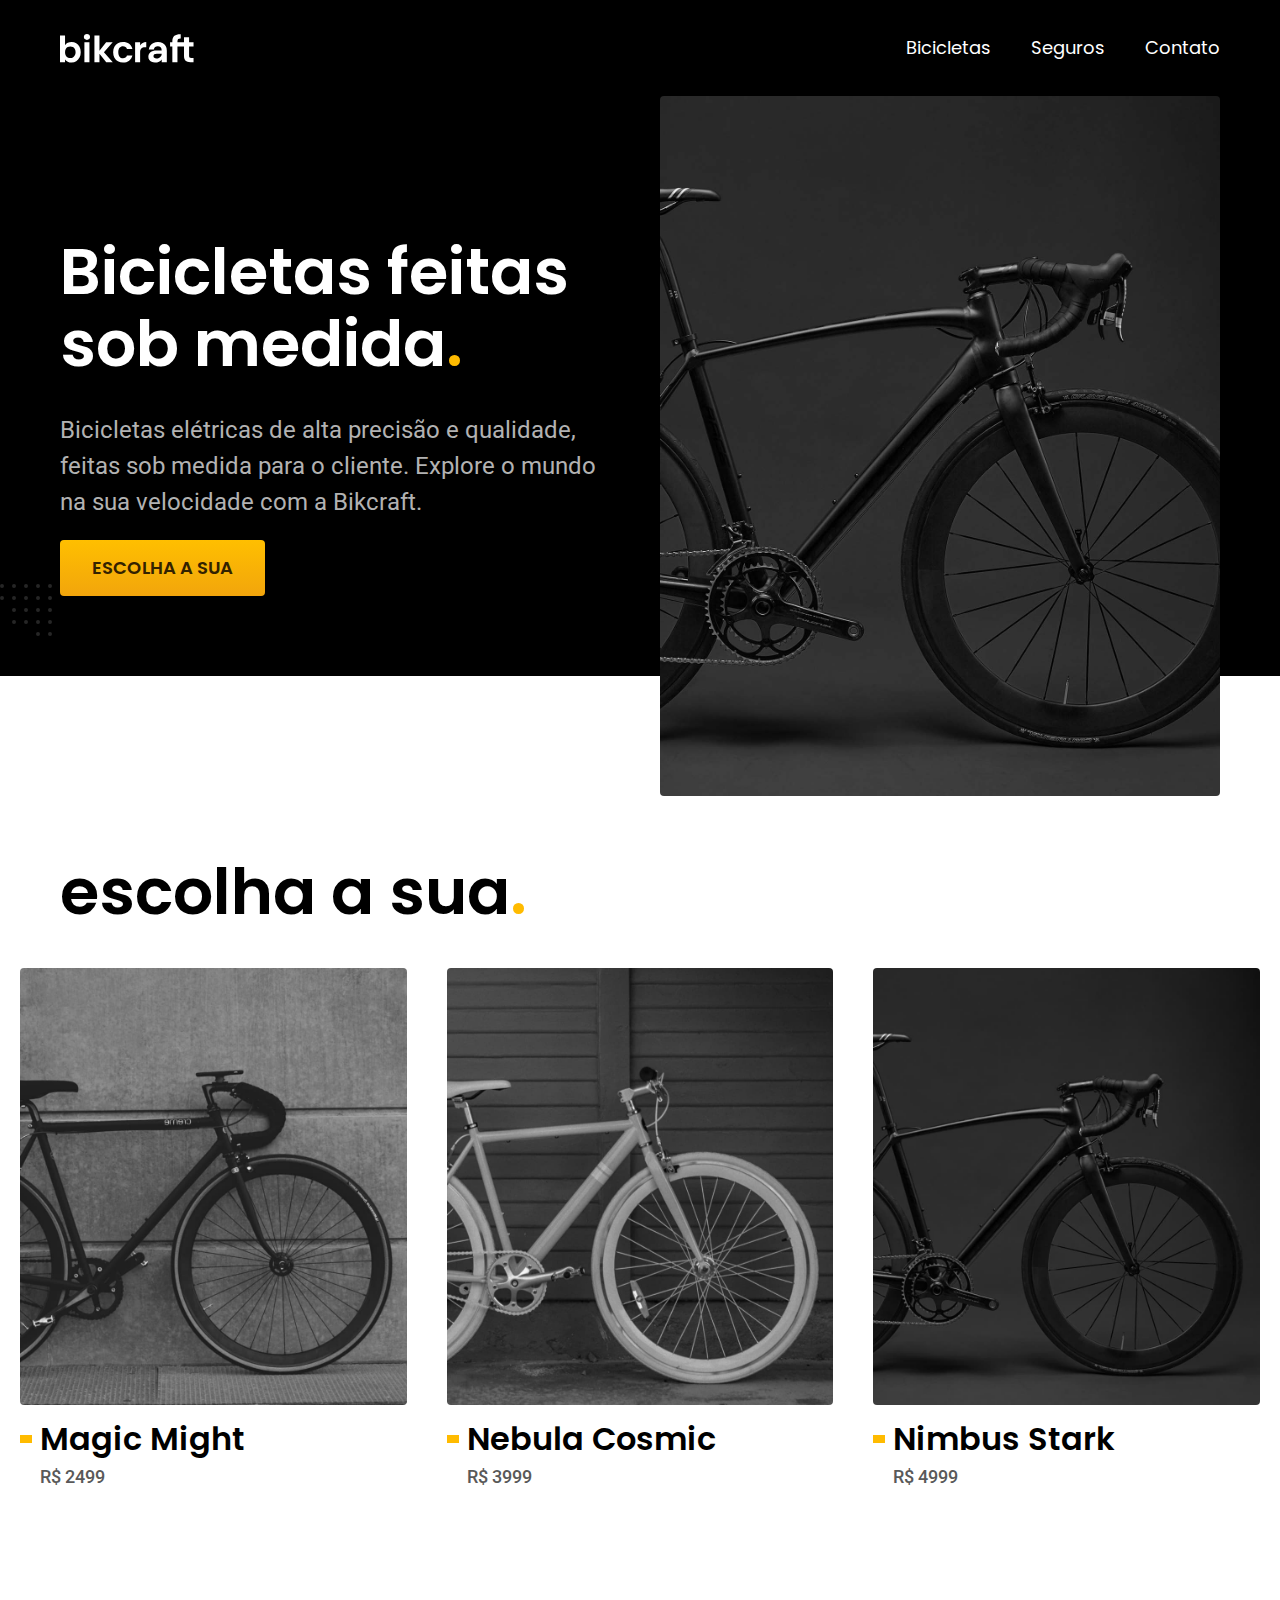
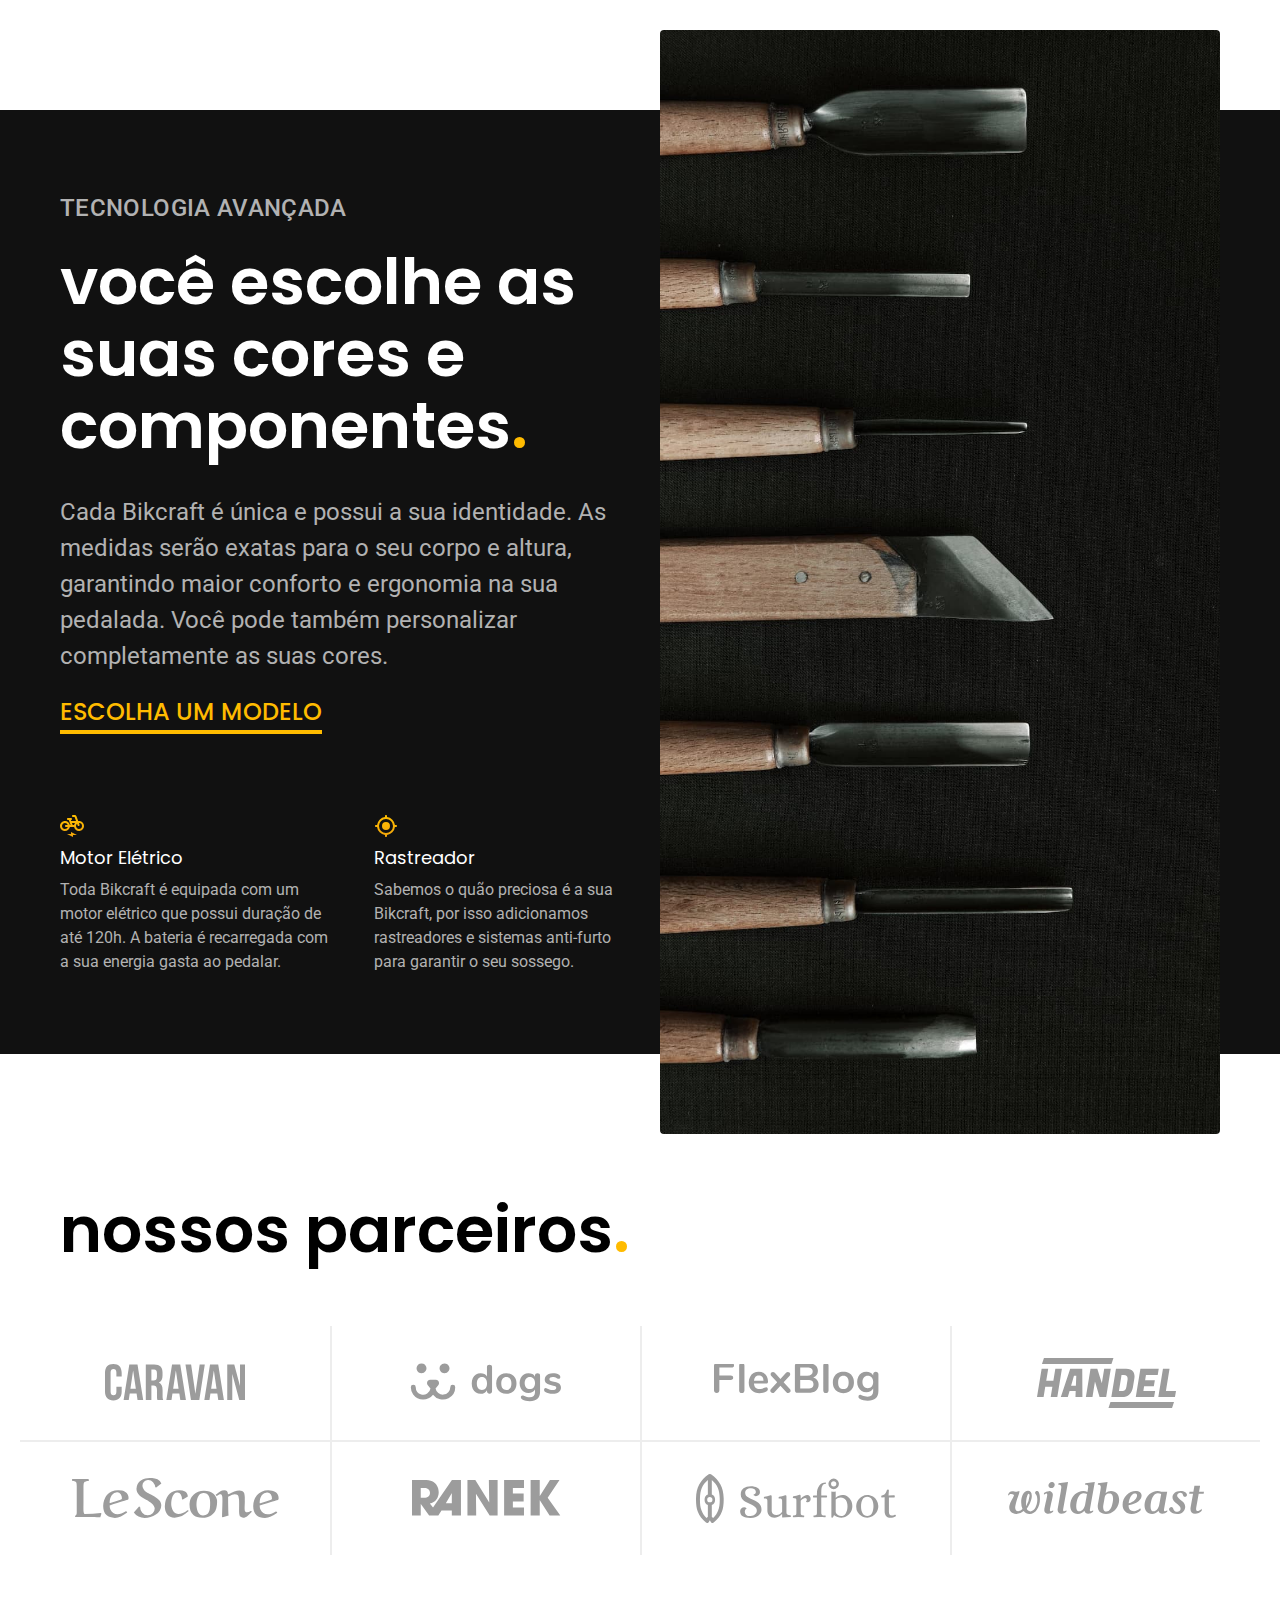
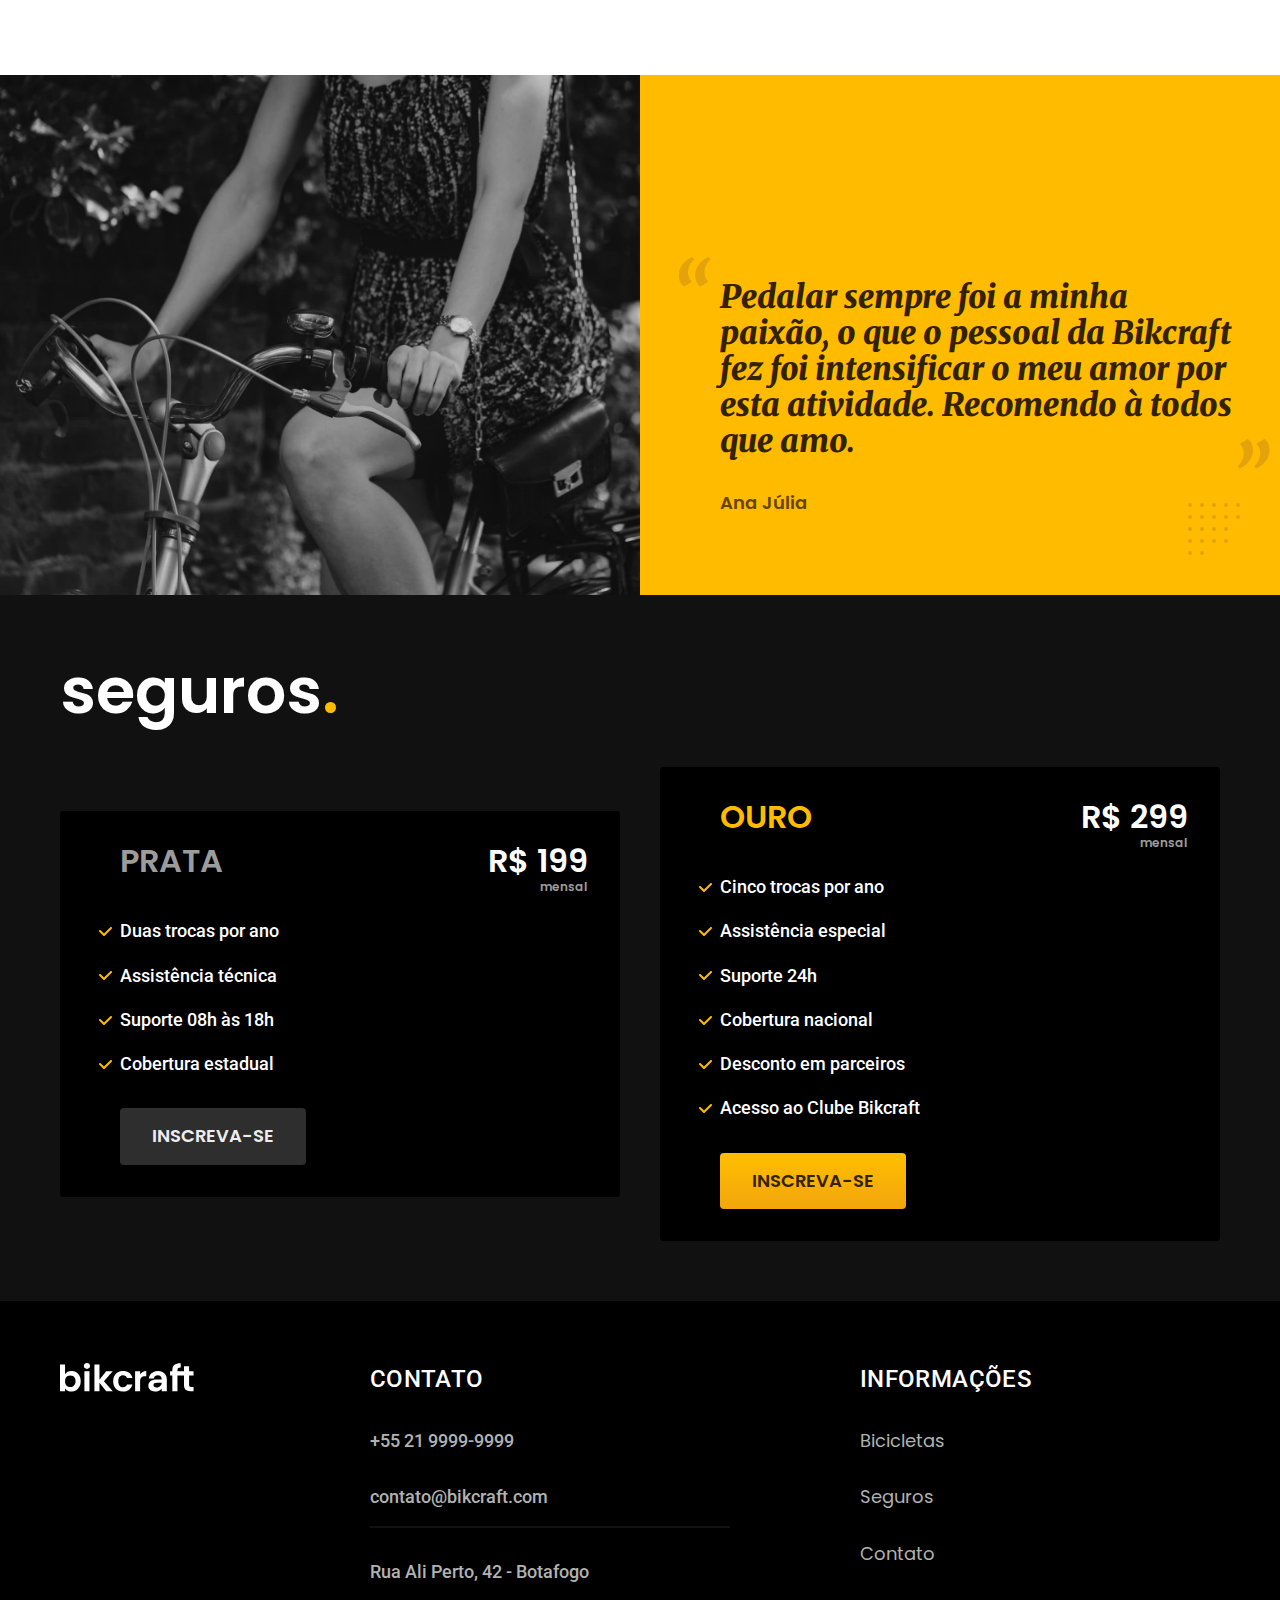
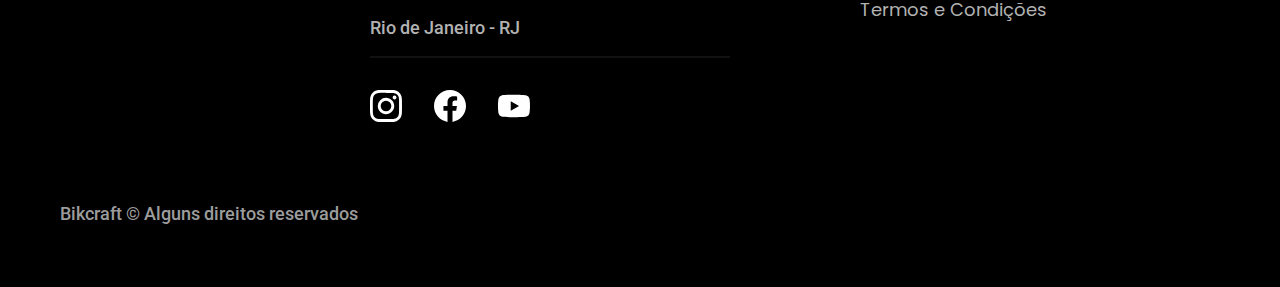
<file: index.html>
<!DOCTYPE html>
<html lang="pt-br">

<head>
  <meta charset="UTF-8">
  <meta name="viewport" content="width=device-width, initial-scale=1.0">

  <title>Bikcrat - Bicicletas Elétricas</title>
  <meta name="description" content="Bicicletas elétricas de alta precisão e qualidade,  feitas sob medida para o cliente. Explore o mundo na sua velocidade com a Bikcraft.">
  <link rel="icon" href="./favicon.svg" type="image/svg+xml">
  <link rel="preload" href="./css/style.min.css" as="style">
  <link rel="stylesheet" href="./css/style.min.css">
  <link rel="preconnect" href="https://fonts.googleapis.com">
  <link rel="preconnect" href="https://fonts.gstatic.com" crossorigin>
  <link href="https://fonts.googleapis.com/css2?family=Merriweather:ital,wght@1,900&family=Poppins:wght@400;600&family=Roboto:wght@400;500&display=swap" rel="stylesheet">


  <script>document.documentElement.classList.add('js')</script>

</head>

<body>
  <header class="header-bg">
    <div class="header container">
      <a href="./"><img src="./img/bikcraft.svg" width="136" height="32" alt="Bikcraft"></a>
      <nav aria-label="primaria">
        <ul class="header-menu font-1-m cor-0">
          <li><a href="./bicicletas.html">Bicicletas</a></li>
          <li><a href="./seguros.html">Seguros</a></li>
          <li><a href="./contato.html">Contato</a></li>
        </ul>
      </nav>
    </div>

  </header>

  <main class="introducao-bg">
    <div class="introducao container">
      <div class="introducao-conteudo">
        <h1 class="font-1-xxl fadeInDown" data-anime="200">Bicicletas feitas sob medida<span class="cor-p1 ">.</span></h1>
        <p class="font-2-l fadeInDown" data-anime="400">Bicicletas elétricas de alta precisão e qualidade, feitas sob medida para o cliente. Explore o mundo na sua velocidade com a Bikcraft.</p>
        <a class="botao fadeInDown" data-anime="600" href="./bicicletas.html">Escolha a sua</a>
      </div>
      <picture data-anime="800" class="fadeInDown"><img src="./img/fotos/introducao.jpg" width="1280" height="1600" alt="bicicleta elétrica preta"></picture>


    </div>

  </main>
  <article class="bicicletas-lista">

    <h2 class="container font-1-xxl">escolha a sua<span class="cor-p1">.</span></h2>
    <ul>
      <li>
        <a href="./bicicletas/magic.html">
          <img src="./img/bicicletas/magic-home.jpg" alt="bicicleta preta">
          <h3 class="font-1-xl">Magic Might</h3>
          <span class="font-2-m cor-8">R$ 2499</span>
        </a>

      </li>
      <li>
        <a href="./bicicletas/nebula.html">
          <img src="./img/bicicletas/nebula-home.jpg" alt="bicicleta preta">
          <h3 class="font-1-xl">Nebula Cosmic</h3>
          <span class="font-2-m cor-8">R$ 3999</span>
        </a>

      </li>
      <li>
        <a href="./bicicletas/nimbus.html">
          <img src="./img/bicicletas/nimbus-home.jpg" alt="bicicleta preta">
          <h3 class="font-1-xl">Nimbus Stark</h3>
          <span class="font-2-m cor-8">R$ 4999</span>
        </a>

      </li>
    </ul>
  </article>
  <article class="tecnologia-bg ">
    <div class="tecnologia container">
      <div class="tecnologia-conteudo">
        <span class="font-2-l-b cor-5">tecnologia avançada</span>
        <h2 class="font-1-xxl cor-0">você escolhe as suas cores e componentes<span class="cor-p1">.</span></h2>
        <p class="font-2-l cor-5">Cada Bikcraft é única e possui a sua identidade. As medidas serão exatas para o seu corpo e altura, garantindo maior conforto e ergonomia na sua pedalada. Você pode também personalizar completamente as suas cores.</p>
        <a class="link" href="./bicicletas.html">ESCOLHA UM MODELO</a>
        <div class="tecnologia-vantagens">
          <div>
            <img src="./img/icones/eletrica.svg" alt="">
            <h3 class="font-1-m cor-0">Motor Elétrico</h3>
            <p class="font-2-s cor-5">Toda Bikcraft é equipada com um motor elétrico que possui duração de até 120h. A bateria é recarregada com a sua energia gasta ao pedalar.</p>

          </div>
          <div>
            <img src="./img/icones/rastreador.svg" alt="">
            <h3 class="font-1-m cor-0">Rastreador</h3>
            <p class="font-2-s cor-5">Sabemos o quão preciosa é a sua Bikcraft, por isso adicionamos rastreadores e sistemas anti-furto para garantir o seu sossego.</p>
          </div>
        </div>


      </div>
      <div class="tecnologia-img">
        <img src="./img/fotos/tecnologia.jpg" alt="">
      </div>
    </div>
  </article>

  <section class="parceiros" aria-label="nossos parceiros">
    <h2 class="container font-1-xxl">nossos parceiros<span class="cor-p1">.</span></h2>
    <ul>
      <li><img src="./img/parceiros/caravan.svg" alt="caravan"></li>
      <li><img src="./img/parceiros/dogs.svg" alt="dogs"></li>
      <li><img src="./img/parceiros/flexblog.svg" alt="flexblog"></li>
      <li><img src="./img/parceiros/handel.svg" alt="handel"></li>
      <li><img src="./img/parceiros/lescone.svg" alt="lescone"></li>
      <li><img src="./img/parceiros/ranek.svg" alt="ranek"></li>
      <li><img src="./img/parceiros/surfbot.svg" alt="surfbot"></li>
      <li><img src="./img/parceiros/wildbeast.svg" alt="wildbeast"></li>
    </ul>
  </section>

  <section class="depoimento" aria-label="depoimento">
    <div class="depoimento-img"><img src="./img/fotos/depoimento.jpg" alt="pessoa pedalando"></div>
    <div class="depoimento-conteudo">
      <blockquote class="font-1-xl cor-p5">
        <p>Pedalar sempre foi a minha paixão, o que o pessoal da Bikcraft fez foi intensificar o meu amor por esta atividade. Recomendo à todos que amo.</p>
      </blockquote>
      <span class="font-1-m-b cor-p4">Ana Júlia</span>
    </div>
  </section>

  <article class="seguros-bg">
    <div class="seguros container">
      <h2 class="font-1-xxl cor-0">seguros<span class="cor-p1">.</span></h2>
      <div class="seguros-item">
        <h3 class="font-1-xl cor-6">PRATA</h3>
        <span class="font-1-xl cor-0">R$ 199 <span class="font-1-xs cor-6">mensal</span></span>
        <ul class="font-2-m cor-0">
          <li>Duas trocas por ano</li>
          <li>Assistência técnica</li>
          <li>Suporte 08h às 18h</li>
          <li>Cobertura estadual</li>
        </ul>
        <a class="botao secundario" href="./orcamento.html">Inscreva-se</a>
      </div>
      <div class="seguros-item">
        <h3 class="font-1-xl cor-p1">OURO</h3>
        <span class="font-1-xl cor-0">R$ 299 <span class="font-1-xs cor-6">mensal</span></span>
        <ul class="font-2-m cor-0">
          <li>Cinco trocas por ano</li>
          <li>Assistência especial</li>
          <li>Suporte 24h</li>
          <li>Cobertura nacional</li>
          <li>Desconto em parceiros</li>
          <li>Acesso ao Clube Bikcraft</li>
        </ul>
        <a class="botao" href="./orcamento.html">Inscreva-se</a>
      </div>
    </div>

  </article>

  <footer class="footer-bg">
    <div class="footer container">
      <img src="./img/bikcraft.svg" alt="Bikcraft">
      <div class="footer-contato">
        <h3 class="font-2-l-b cor-0">Contato</h3>
        <ul class="font-2-m cor-5">
          <li><a href="tel:+5571999999999">+55 21 9999-9999</a></li>
          <li><a href="mailto:contato@bikcraft.com">contato@bikcraft.com</a></li>
          <li>Rua Ali Perto, 42 - Botafogo</li>
          <li>Rio de Janeiro - RJ</li>
        </ul>
        <div class="footer-redes">
          <a href="./"><img src="./img/redes/instagram.svg" alt="Instagram"></a>
          <a href="./"><img src="./img/redes/facebook.svg" alt="Facebook"></a>
          <a href="./"><img src="./img/redes/youtube.svg" alt="Youtube"></a>
        </div>
      </div>

      <div class="footer-informacoes">
        <h3 class="font-2-l-b cor-0">Informações</h3>
        <nav>
          <ul class="font-1-m cor-5">
            <li><a href="./bicicletas.html">Bicicletas</a></li>
            <li><a href="./seguros.html">Seguros</a></li>
            <li><a href="./contato.html">Contato</a></li>
            <li><a href="./termos.html">Termos e Condições</a></li>
          </ul>
        </nav>
      </div>

      <p class="footer-copy font-2-m cor-6">Bikcraft &copy; Alguns direitos reservados</p>
    </div>

  </footer>
  <script src="./plugins/simple-anime.js"></script>
  <script src="./js/script.js"></script>
</body>

</html>
</file>
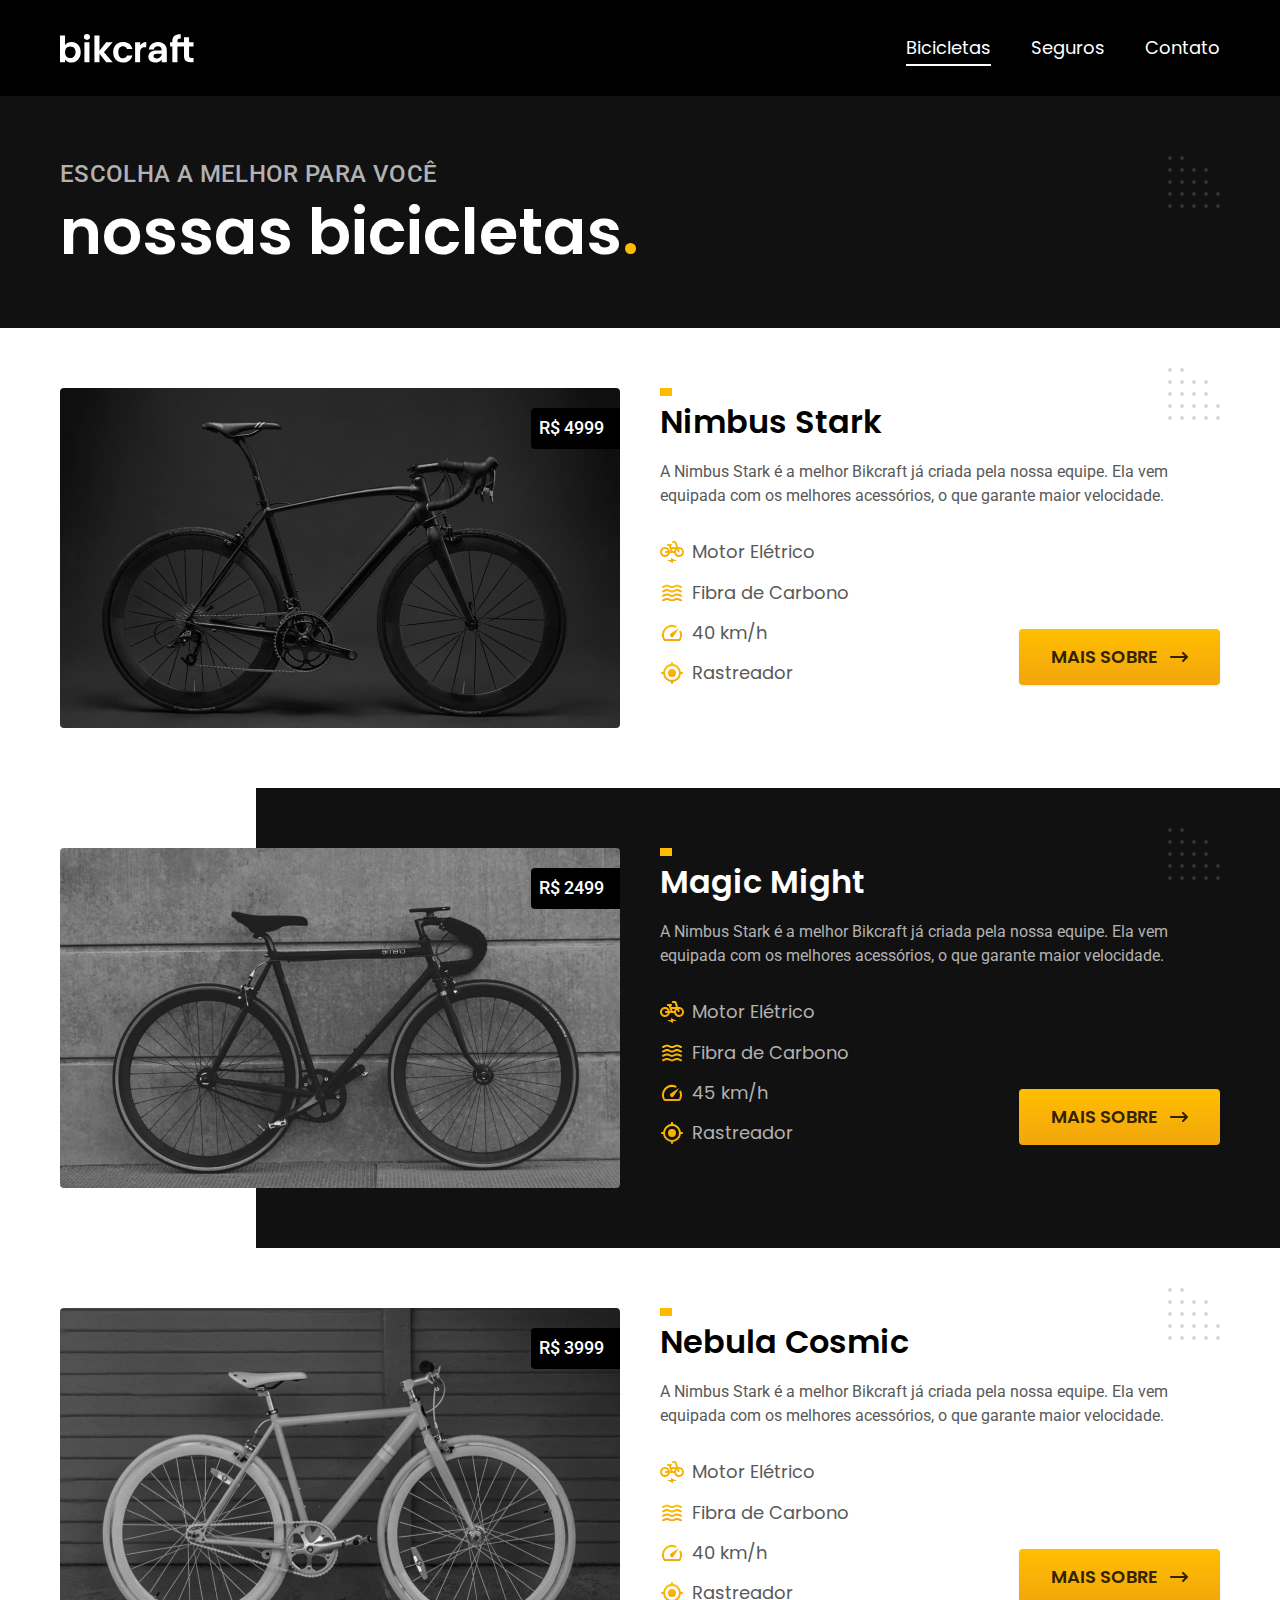
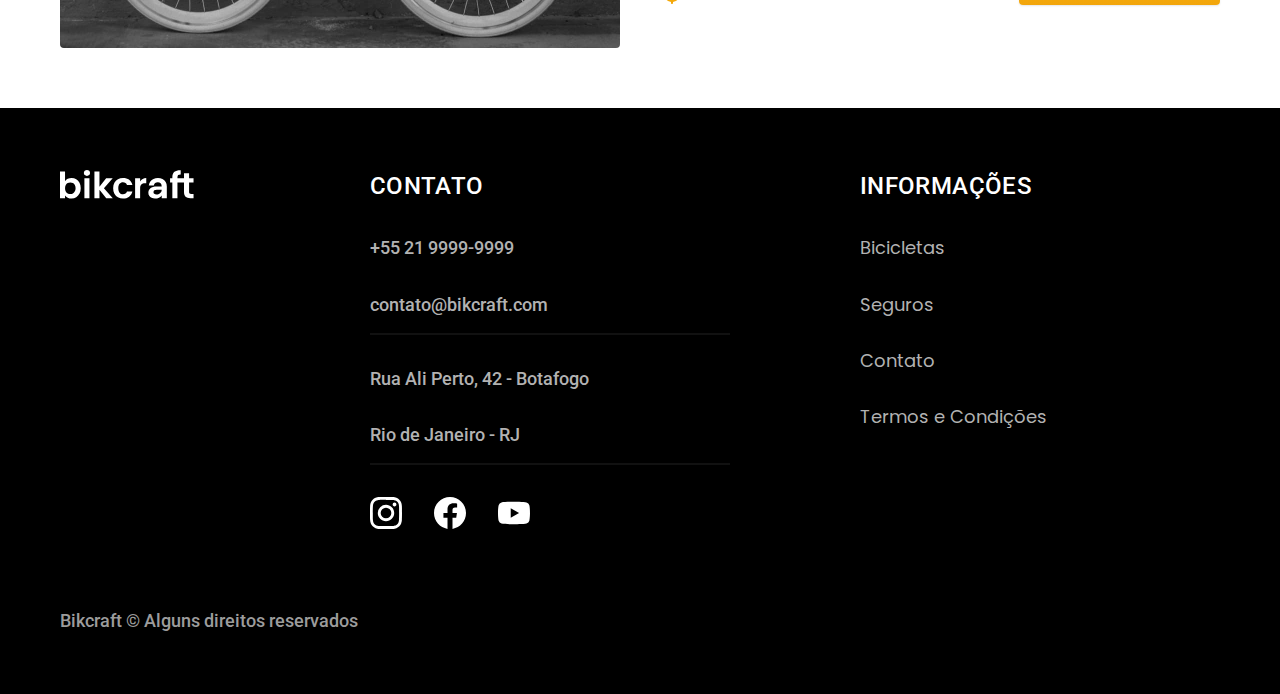
<file: bicicletas.html>
<!DOCTYPE html>
<html lang="pt-br">

<head>
  <meta charset="UTF-8">
  <meta name="viewport" content="width=device-width, initial-scale=1.0">
  <meta name="description" content="Termos e condições.">

  <link rel="icon" href="./favicon.svg" type="image/svg+xml">
  <link rel="preload" href="./css/style.min.css" as="style">
  <link rel="stylesheet" href="./css/style.min.css">
  <link rel="preconnect" href="https://fonts.googleapis.com">
  <link rel="preconnect" href="https://fonts.gstatic.com" crossorigin>
  <link href="https://fonts.googleapis.com/css2?family=Merriweather:ital,wght@1,900&family=Poppins:wght@400;600&family=Roboto:wght@400;500&display=swap" rel="stylesheet">
  <title>Bicicletas | Bikcraft</title>
  <script>document.documentElement, classList.add("js")</script>
  <script>document.documentElement.classList.add('js')</script>
</head>

<body id="bicicletas">
  <header class="header-bg">
    <div class="header container">
      <a href="./"><img src="./img/bikcraft.svg" alt="Bikcraft"></a>
      <nav aria-label="primaria">
        <ul class="header-menu font-1-m cor-0">
          <li><a href="./bicicletas.html">Bicicletas</a></li>
          <li><a href="./seguros.html">Seguros</a></li>
          <li><a href="./contato.html">Contato</a></li>
        </ul>
      </nav>
    </div>
    <script>document.documentElement, classList.add("js")</script>
  </header>

  <main>
    <div class="titulo-bg">
      <div class="titulo container">
        <p class="font-2-l-b cor-5">escolha a melhor para você</p>
        <h1 class="font-1-xxl cor-0">nossas bicicletas<span class="cor-p1">.</span></h1>
      </div>
    </div>

    <div class="bicicletas container">
      <div class="bicicletas-img">
        <img src="./img/bicicletas/nimbus.jpg" alt="bicicleta preta">
        <span class="font-2-m cor-0">R$ 4999</span>
      </div>
      <div class="bicicletas-conteudo">
        <h2 class="font-1-xl">Nimbus Stark</h2>
        <p class="font-2-s cor-8">A Nimbus Stark é a melhor Bikcraft já criada pela nossa equipe. Ela vem equipada com os melhores acessórios, o que garante maior velocidade.</p>
        <ul class="font-1-m cor-8">
          <li><img src="./img/icones/eletrica.svg" alt="">Motor Elétrico</li>
          <li><img src="./img/icones/carbono.svg" alt="">Fibra de Carbono</li>
          <li><img src="./img/icones/velocidade.svg" alt="">40 km/h</li>
          <li><img src="./img/icones/rastreador.svg" alt="">Rastreador</li>
        </ul>
        <a class="botao seta" href="./bicicletas/nimbus.html">Mais sobre</a>
      </div>
    </div>

    <div class="bicicletas-bg">
      <div class="bicicletas container">
        <div class="bicicletas-img">
          <img src="./img/bicicletas/magic.jpg" alt="bicicleta preta">
          <span class="font-2-m cor-0">R$ 2499</span>
        </div>
        <div class="bicicletas-conteudo">
          <h2 class="font-1-xl cor-0">Magic Might</h2>
          <p class="font-2-s cor-5">A Nimbus Stark é a melhor Bikcraft já criada pela nossa equipe. Ela vem equipada com os melhores acessórios, o que garante maior velocidade.</p>
          <ul class="font-1-m cor-5">
            <li><img src="./img/icones/eletrica.svg" alt="">Motor Elétrico</li>
            <li><img src="./img/icones/carbono.svg" alt="">Fibra de Carbono</li>
            <li><img src="./img/icones/velocidade.svg" alt="">45 km/h</li>
            <li><img src="./img/icones/rastreador.svg" alt="">Rastreador</li>
          </ul>
          <a class="botao seta" href="./bicicletas/magic.html">Mais sobre</a>
        </div>
      </div>
    </div>

    <div class="bicicletas container">
      <div class="bicicletas-img">
        <img src="./img/bicicletas/nebula.jpg" alt="bicicleta preta">
        <span class="font-2-m cor-0">R$ 3999</span>
      </div>
      <div class="bicicletas-conteudo">
        <h2 class="font-1-xl">Nebula Cosmic</h2>
        <p class="font-2-s cor-8">A Nimbus Stark é a melhor Bikcraft já criada pela nossa equipe. Ela vem equipada com os melhores acessórios, o que garante maior velocidade.</p>
        <ul class="font-1-m cor-8">
          <li><img src="./img/icones/eletrica.svg" alt="">Motor Elétrico</li>
          <li><img src="./img/icones/carbono.svg" alt="">Fibra de Carbono</li>
          <li><img src="./img/icones/velocidade.svg" alt="">40 km/h</li>
          <li><img src="./img/icones/rastreador.svg" alt="">Rastreador</li>
        </ul>
        <a class="botao seta" href="./bicicletas/nebula.html">Mais sobre</a>
      </div>
    </div>
    </div>


  </main>

  <footer class="footer-bg">
    <div class="footer container">
      <img src="./img/bikcraft.svg" alt="Bikcraft">
      <div class="footer-contato">
        <h3 class="font-2-l-b cor-0">Contato</h3>
        <ul class="font-2-m cor-5">
          <li><a href="tel:+5571999999999">+55 21 9999-9999</a></li>
          <li><a href="mailto:contato@bikcraft.com">contato@bikcraft.com</a></li>
          <li>Rua Ali Perto, 42 - Botafogo</li>
          <li>Rio de Janeiro - RJ</li>
        </ul>
        <div class="footer-redes">
          <a href="./"><img src="./img/redes/instagram.svg" alt="Instagram"></a>
          <a href="./"><img src="./img/redes/facebook.svg" alt="Facebook"></a>
          <a href="./"><img src="./img/redes/youtube.svg" alt="Youtube"></a>
        </div>
      </div>

      <div class="footer-informacoes">
        <h3 class="font-2-l-b cor-0">Informações</h3>
        <nav>
          <ul class="font-1-m cor-5">
            <li><a href="./bicicletas.html">Bicicletas</a></li>
            <li><a href="./seguros.html">Seguros</a></li>
            <li><a href="./contato.html">Contato</a></li>
            <li><a href="./termos.html">Termos e Condições</a></li>
          </ul>
        </nav>
      </div>

      <p class="footer-copy font-2-m cor-6">Bikcraft &copy; Alguns direitos reservados</p>
    </div>

  </footer>
  <script src="./js/script.js"></script>
</body>

</html>
</file>
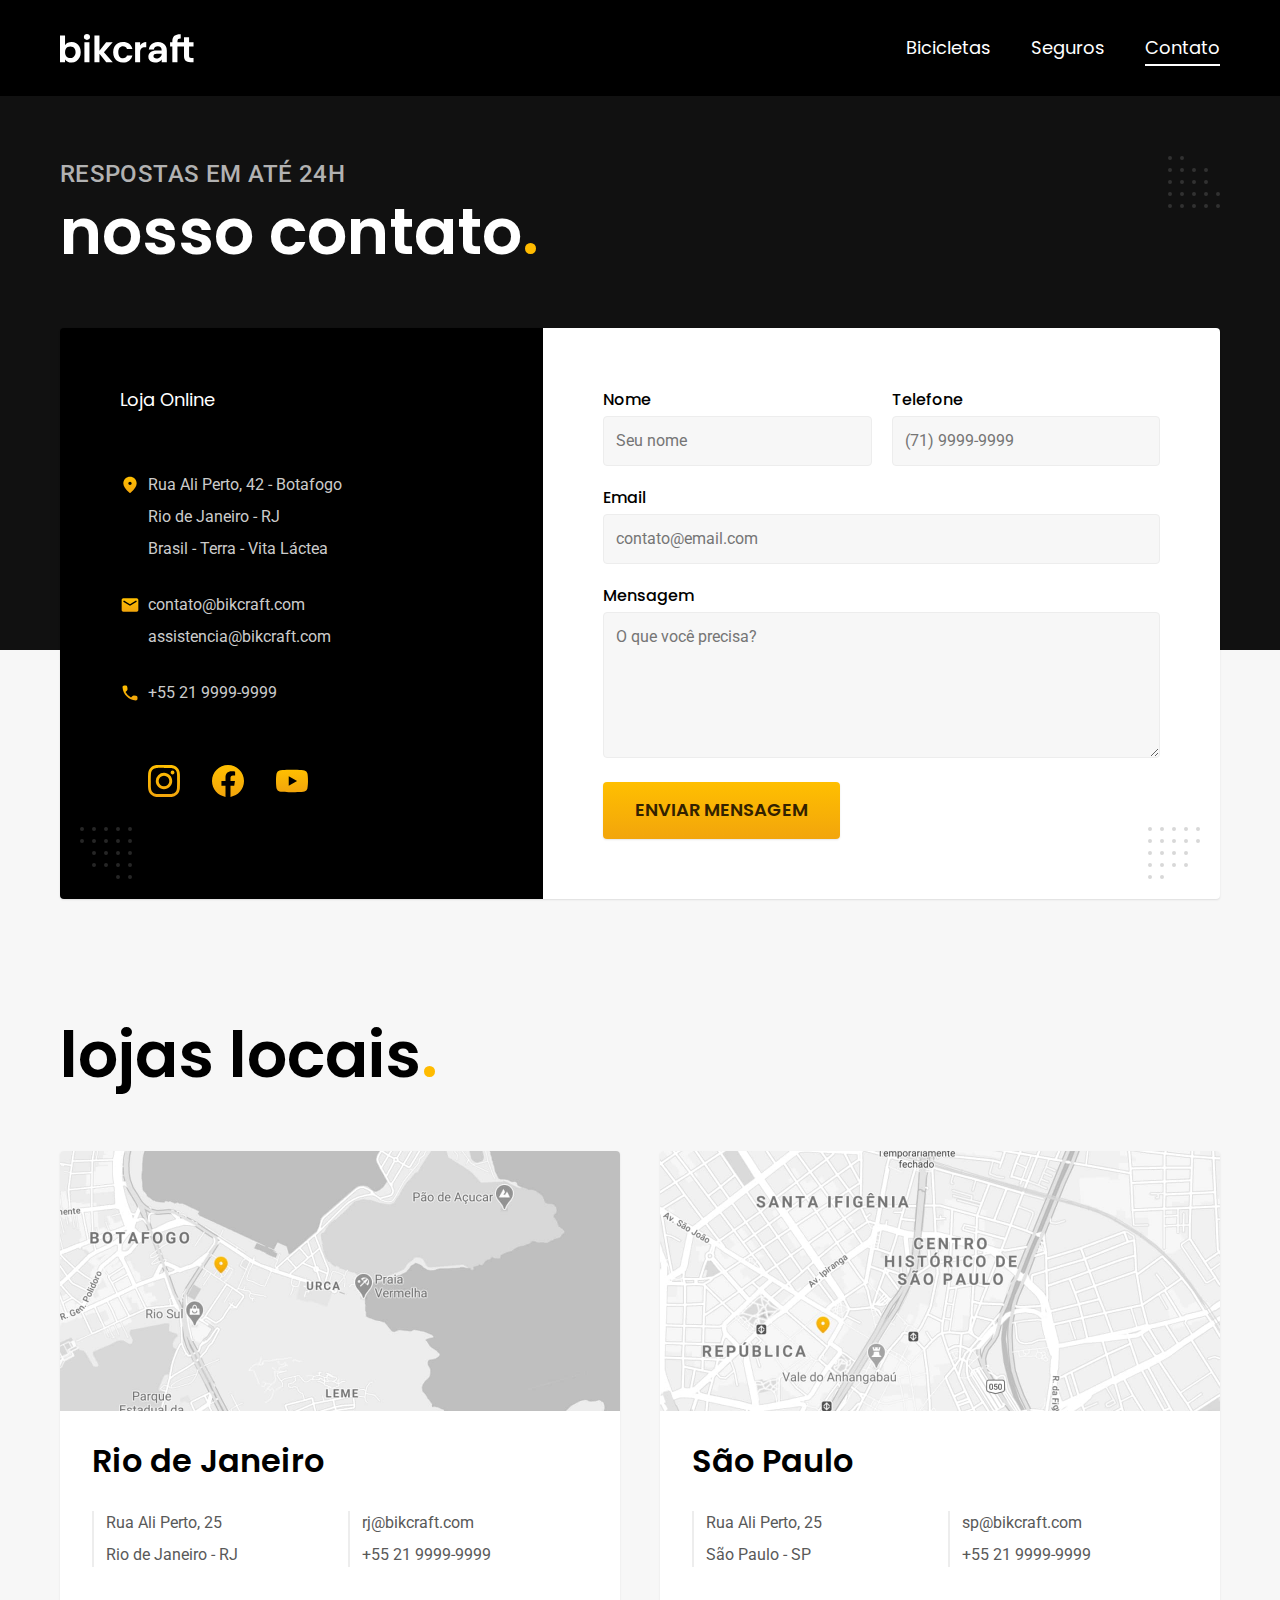
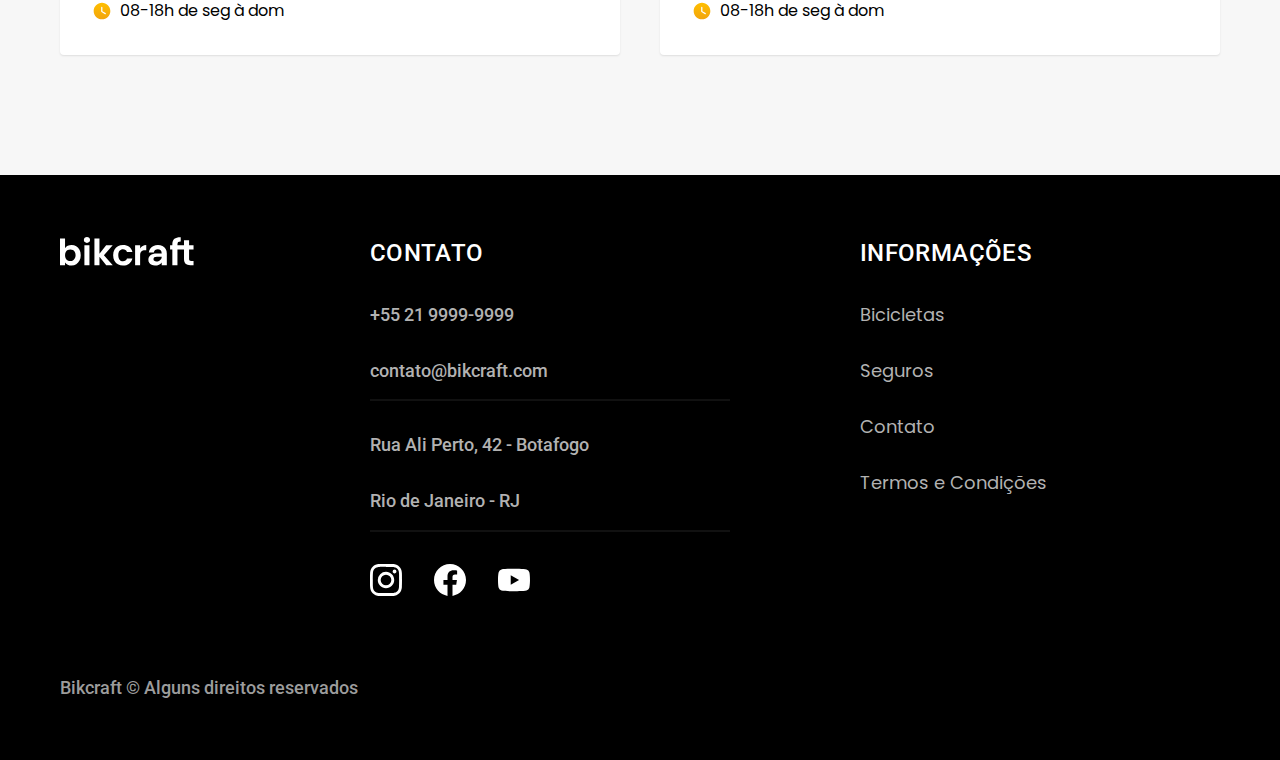
<file: contato.html>
<!DOCTYPE html>
<html lang="pt-br">

<head>
  <meta charset="UTF-8">
  <meta name="viewport" content="width=device-width, initial-scale=1.0">
  <meta name="description" content="Termos e condições.">

  <link rel="icon" href="./favicon.svg" type="image/svg+xml">
  <link rel="preload" href="./css/style.min.css" as="style">
  <link rel="stylesheet" href="./css/style.min.css">
  <link rel="preconnect" href="https://fonts.googleapis.com">
  <link rel="preconnect" href="https://fonts.gstatic.com" crossorigin>
  <link href="https://fonts.googleapis.com/css2?family=Merriweather:ital,wght@1,900&family=Poppins:wght@400;600&family=Roboto:wght@400;500&display=swap" rel="stylesheet">
  <title>Contato | Bikcraft</title>
  <script>document.documentElement, classList.add("js")</script>
  <script>document.documentElement.classList.add('js')</script>
</head>

<body id="contato">
  <header class="header-bg">
    <div class="header container">
      <a href="./"><img src="./img/bikcraft.svg" alt="Bikcraft"></a>
      <nav aria-label="primaria">
        <ul class="header-menu font-1-m cor-0">
          <li><a href="./bicicletas.html">Bicicletas</a></li>
          <li><a href="./seguros.html">Seguros</a></li>
          <li><a href="./contato.html">Contato</a></li>
        </ul>
      </nav>
    </div>
    <script>document.documentElement, classList.add("js")</script>
  </header>

  <main>
    <div class="titulo-bg">
      <div class="titulo container">
        <p class="font-2-l-b cor-5">respostas em até 24h</p>
        <h1 class="font-1-xxl cor-0">nosso contato<span class="cor-p1">.</span></h1>
      </div>
    </div>

    <div class="contato container">
      <section class="contato-dados" aria-label="endereço">
        <h2 class="font-1-m cor-0">Loja Online</h2>
        <div class="contato-info font-2-s cor-4">
          <p>Rua Ali Perto, 42 - Botafogo</p>
          <p>Rio de Janeiro - RJ</p>
          <p>Brasil - Terra - Vita Láctea</p>
        </div>
        <address class="contato-meios font-2-s cor-4">
          <a href="mailto:contato@bikcraft.com">contato@bikcraft.com</a>
          <a href="mailto:assistencia@bikcraft.com">assistencia@bikcraft.com</a>
          <a href="tel:+5571999999999">+55 21 9999-9999</a>
        </address>
        <div class="contato-redes">
          <a href="./"><img src="./img/redes/instagram-p.svg" alt="Instagram"></a>
          <a href="./"><img src="./img/redes/facebook-p.svg" alt="Facebook"></a>
          <a href="./"><img src="./img/redes/youtube-p.svg" alt="Youtube"></a>
        </div>
      </section>
      <section class="contato-formulario" aria-label="Formulário">
        <form class="form" action="./contato.html">
          <div>
            <label for="nome">Nome</label>
            <input type="text" name="nome" id="nome" placeholder="Seu nome" required>
          </div>
          <div>
            <label for="telefone">Telefone</label>
            <input type="text" name="telefone" id="telefone" placeholder="(71) 9999-9999">
          </div>
          <div class="col-2">
            <label for="email">Email</label>
            <input type="email" name="email" id="email" placeholder="contato@email.com" required>
          </div>
          <div class="col-2">
            <label for="mensagem">Mensagem</label>
            <textarea rows="5" name="mensagem" id="mensagem" placeholder="O que você precisa?" required></textarea>
          </div>
          <button class="botao col-2">Enviar Mensagem</button>
        </form>
      </section>
    </div>

  </main>

  <article class="lojas container">
    <h2 class="font-1-xxl cor-12">lojas locais<span class="cor-p1">.</span></h2>
    <div class="lojas-item">
      <img src="./img/lojas/rj.jpg" alt="mapa marcando endereço em Rua Ali Perto, 25
      Rio de Janeiro - RJ">
      <div class="lojas-conteudo">
        <h3 class="font-1-xl">Rio de Janeiro</h3>
        <div class="lojas-dados font-2-s cor-8">
          <p>Rua Ali Perto, 25</p>
          <p>Rio de Janeiro - RJ</p>
        </div>
        <div class="lojas-dados font-2-s cor-8">
          <a href="mailto:rj@bikcraft.com">rj@bikcraft.com</a>
          <a href="tel:+5521999999999">+55 21 9999-9999</a>
        </div>
        <p class="lojas-tempo font-1-s"><img src="./img/icones/horario.svg" alt=""> 08-18h de seg à dom</p>
      </div>

    </div>
    <div class="lojas-item">
      <img src="./img/lojas/sp.jpg" alt="mapa marcando endereço em Rua Ali Perto, 25

      São Paulo - SP">
      <div class="lojas-conteudo">
        <h3 class="font-1-xl">São Paulo</h3>

        <div class="lojas-dados font-2-s cor-8">
          <p>Rua Ali Perto, 25</p>
          <p>São Paulo - SP</p>
        </div>
        <div class="lojas-dados font-2-s cor-8">
          <a href="mailto:sp@bikcraft.com">sp@bikcraft.com</a>
          <a href="tel:+5511999999999">+55 21 9999-9999</a>
        </div>
        <p class="lojas-tempo font-1-s"><img src="./img/icones/horario.svg" alt=""> 08-18h de seg à dom</p>
      </div>

    </div>
  </article>

  <footer class="footer-bg">
    <div class="footer container">
      <img src="./img/bikcraft.svg" alt="Bikcraft">
      <div class="footer-contato">
        <h3 class="font-2-l-b cor-0">Contato</h3>
        <ul class="font-2-m cor-5">
          <li><a href="tel:+5571999999999">+55 21 9999-9999</a></li>
          <li><a href="mailto:contato@bikcraft.com">contato@bikcraft.com</a></li>
          <li>Rua Ali Perto, 42 - Botafogo</li>
          <li>Rio de Janeiro - RJ</li>
        </ul>
        <div class="footer-redes">
          <a href="./"><img src="./img/redes/instagram.svg" alt="Instagram"></a>
          <a href="./"><img src="./img/redes/facebook.svg" alt="Facebook"></a>
          <a href="./"><img src="./img/redes/youtube.svg" alt="Youtube"></a>
        </div>
      </div>

      <div class="footer-informacoes">
        <h3 class="font-2-l-b cor-0">Informações</h3>
        <nav>
          <ul class="font-1-m cor-5">
            <li><a href="./bicicletas.html">Bicicletas</a></li>
            <li><a href="./seguros.html">Seguros</a></li>
            <li><a href="./contato.html">Contato</a></li>
            <li><a href="./termos.html">Termos e Condições</a></li>
          </ul>
        </nav>
      </div>

      <p class="footer-copy font-2-m cor-6">Bikcraft &copy; Alguns direitos reservados</p>
    </div>

  </footer>
  <script src="./js/script.js"></script>
</body>

</html>
</file>
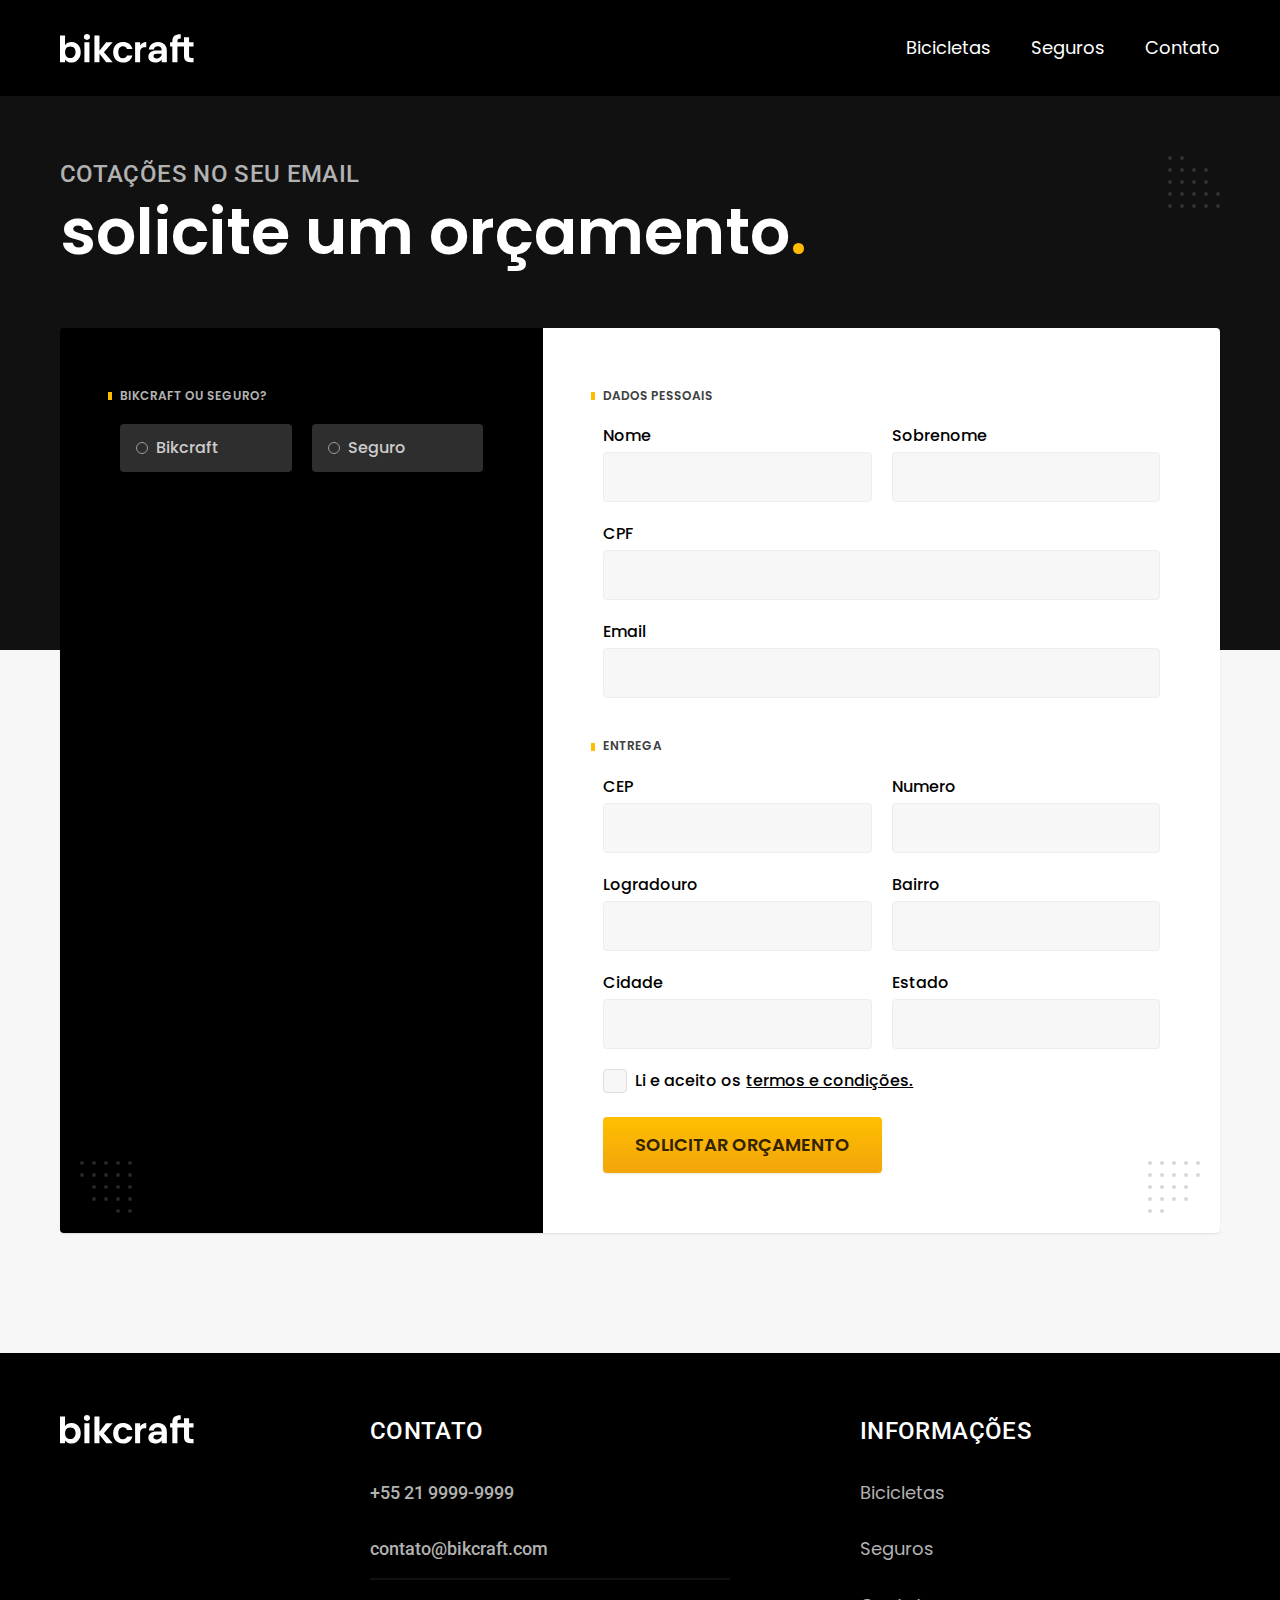
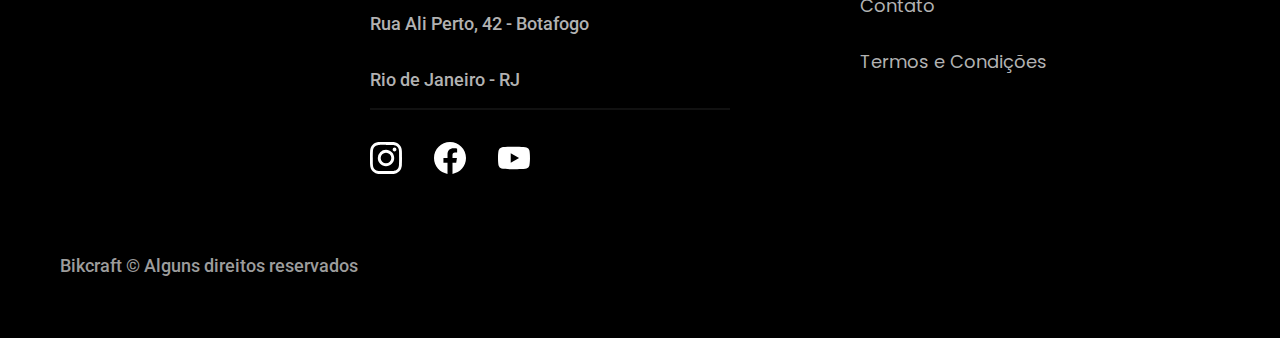
<file: orcamento.html>
<!DOCTYPE html>
<html lang="pt-br">

<head>
  <meta charset="UTF-8">
  <meta name="viewport" content="width=device-width, initial-scale=1.0">
  <meta name="description" content="Termos e condições.">

  <link rel="icon" href="./favicon.svg" type="image/svg+xml">
  <link rel="preload" href="./css/style.min.css" as="style">
  <link rel="stylesheet" href="./css/style.min.css">
  <link rel="preconnect" href="https://fonts.googleapis.com">
  <link rel="preconnect" href="https://fonts.gstatic.com" crossorigin>
  <link href="https://fonts.googleapis.com/css2?family=Merriweather:ital,wght@1,900&family=Poppins:wght@400;600&family=Roboto:wght@400;500&display=swap" rel="stylesheet">
  <title>Orçamento | Bikcraft</title>
  <script>document.documentElement, classList.add("js")</script>
  <script>document.documentElement.classList.add('js')</script>
</head>

<body id="orcamento">
  <header class="header-bg">
    <div class="header container">
      <a href="./"><img src="./img/bikcraft.svg" alt="Bikcraft"></a>
      <nav aria-label="primaria">
        <ul class="header-menu font-1-m cor-0">
          <li><a href="./bicicletas.html">Bicicletas</a></li>
          <li><a href="./seguros.html">Seguros</a></li>
          <li><a href="./contato.html">Contato</a></li>
        </ul>
      </nav>
    </div>
    <script>document.documentElement, classList.add("js")</script>
  </header>

  <main>
    <div class="titulo-bg">
      <div class="titulo container">
        <p class="font-2-l-b cor-5">COTAÇÕES NO SEU EMAIL</p>
        <h1 class="font-1-xxl cor-0">solicite um orçamento<span class="cor-p1">.</span></h1>
      </div>
    </div>
    <form class="orcamento container" action="./">
      <div class="orcamento-produto">
        <h2 class="font-1-xs cor-5">Bikcraft ou Seguro?</h2>

        <input type="radio" name="tipo" value="bikcraft" id="bikcraft">
        <label for="bikcraft">Bikcraft</label>

        <input type="radio" name="tipo" value="seguro" id="seguro">
        <label for="seguro">Seguro</label>

        <div class="orcamento-conteudo" id="orcamento-bikcraft">
          <h2 class="font-1-xs cor-5">Escolha a sua</h2>

          <input type="radio" name="produto" value="nimbus" id="nimbus">
          <label for="nimbus">Nimbus Stark <span>R$ 4999</span></label>
          <div class="orcamento-detalhes">
            <ul class="font-1-xs cor-8">
              <li><img src="./img/icones/eletrica.svg" alt="">Motor Elétrico</li>
              <li><img src="./img/icones/carbono.svg" alt="">Fibra de Carbono</li>
              <li><img src="./img/icones/velocidade.svg" alt="">50 km/h</li>
              <li><img src="./img/icones/rastreador.svg" alt="">Rastreador</li>
            </ul>
            <img src="./img/bicicletas/nimbus.jpg" alt="bicicleta">
          </div>

          <input type="radio" name="produto" value="magic" id="magic">
          <label for="magic">Magic Might <span>R$ 2499</span></label>
          <div class="orcamento-detalhes">
            <ul class="font-1-xs cor-8">
              <li><img src="./img/icones/eletrica.svg" alt="">Motor Elétrico</li>
              <li><img src="./img/icones/carbono.svg" alt="">Fibra de Carbono</li>
              <li><img src="./img/icones/velocidade.svg" alt="">45 km/h</li>
              <li><img src="./img/icones/rastreador.svg" alt="">Rastreador</li>
            </ul>
            <img src="./img/bicicletas/magic.jpg" alt="bicicleta">
          </div>

          <input type="radio" name="produto" value="nebula" id="nebula">
          <label for="nebula">Nebula Cosmic <span>R$ 3999</span></label>
          <div class="orcamento-detalhes">
            <ul class="font-1-xs cor-8">
              <li><img src="./img/icones/eletrica.svg" alt="">Motor Elétrico</li>
              <li><img src="./img/icones/carbono.svg" alt="">Fibra de Carbono</li>
              <li><img src="./img/icones/velocidade.svg" alt="">40 km/h</li>
              <li><img src="./img/icones/rastreador.svg" alt="">Rastreador</li>
            </ul>
            <img src="./img/bicicletas/nebula.jpg" alt="bicicleta">
          </div>

        </div>

        <div class="orcamento-conteudo" id="orcamento-seguro">
          <h2 class="font-1-xs cor-5">Escolha o plano</h2>

          <input type="radio" name="produto" value="prata" id="prata">
          <label for="prata">Prata <span>R$ 199</span></label>

          <input type="radio" name="produto" value="ouro" id="ouro">
          <label for="ouro">Ouro <span>R$ 299</span></label>
        </div>

      </div>
      <div class="orcamento-dados form">
        <h2 class="font-1-xs cor-9 col-2">Dados pessoais</h2>

        <div>
          <label for="nome">Nome</label>
          <input type="text" name="nome" id="nome" required>
        </div>

        <div>
          <label for="sobrenome">Sobrenome</label>
          <input type="text" name="sobrenome" id="sobrenome" required>
        </div>

        <div class="col-2">
          <label for="cpf">CPF</label>
          <input type="text" name="cpf" id="cpf">
        </div>

        <div class="col-2">
          <label for="email">Email</label>
          <input type="email" name="email" id="email" required>
        </div>
        <h2 class="font-1-xs cor-9 col-2">Entrega</h2>
        <div>
          <label for="cep">CEP</label>
          <input type="text" name="cep" id="cep" required>
        </div>
        <div>
          <label for="numero">Numero</label>
          <input type="text" name="numero" id="numero">
        </div>

        <div>
          <label for="logradouro">Logradouro</label>
          <input type="text" name="logradouro" id="logradouro" required>
        </div>

        <div>
          <label for="bairro">Bairro</label>
          <input type="text" name="bairro" id="bairro" required>
        </div>

        <div>
          <label for="cidade">Cidade</label>
          <input type="text" name="cidade" id="cidade" required>
        </div>

        <div>
          <label for="estado">Estado</label>
          <input type="text" name="estado" id="estado" required>
        </div>

        <div class="dados-condicoes col-2">
          <input type="radio" name="termos" value="termos" id="termos">
          <label for="termos">Li e aceito os <a href="./termos.html">termos e condições.</a></label>
        </div>


        <button class="botao col-2">solicitar orçamento</button>

      </div>
    </form>
  </main>

  <footer class="footer-bg">
    <div class="footer container">
      <img src="./img/bikcraft.svg" alt="Bikcraft">
      <div class="footer-contato">
        <h3 class="font-2-l-b cor-0">Contato</h3>
        <ul class="font-2-m cor-5">
          <li><a href="tel:+5571999999999">+55 21 9999-9999</a></li>
          <li><a href="mailto:contato@bikcraft.com">contato@bikcraft.com</a></li>
          <li>Rua Ali Perto, 42 - Botafogo</li>
          <li>Rio de Janeiro - RJ</li>
        </ul>
        <div class="footer-redes">
          <a href="./"><img src="./img/redes/instagram.svg" alt="Instagram"></a>
          <a href="./"><img src="./img/redes/facebook.svg" alt="Facebook"></a>
          <a href="./"><img src="./img/redes/youtube.svg" alt="Youtube"></a>
        </div>
      </div>

      <div class="footer-informacoes">
        <h3 class="font-2-l-b cor-0">Informações</h3>
        <nav>
          <ul class="font-1-m cor-5">
            <li><a href="./bicicletas.html">Bicicletas</a></li>
            <li><a href="./seguros.html">Seguros</a></li>
            <li><a href="./contato.html">Contato</a></li>
            <li><a href="./termos.html">Termos e Condições</a></li>
          </ul>
        </nav>
      </div>

      <p class="footer-copy font-2-m cor-6">Bikcraft &copy; Alguns direitos reservados</p>
    </div>

  </footer>
  <script src="./js/script.js"></script>
</body>

</html>
</file>
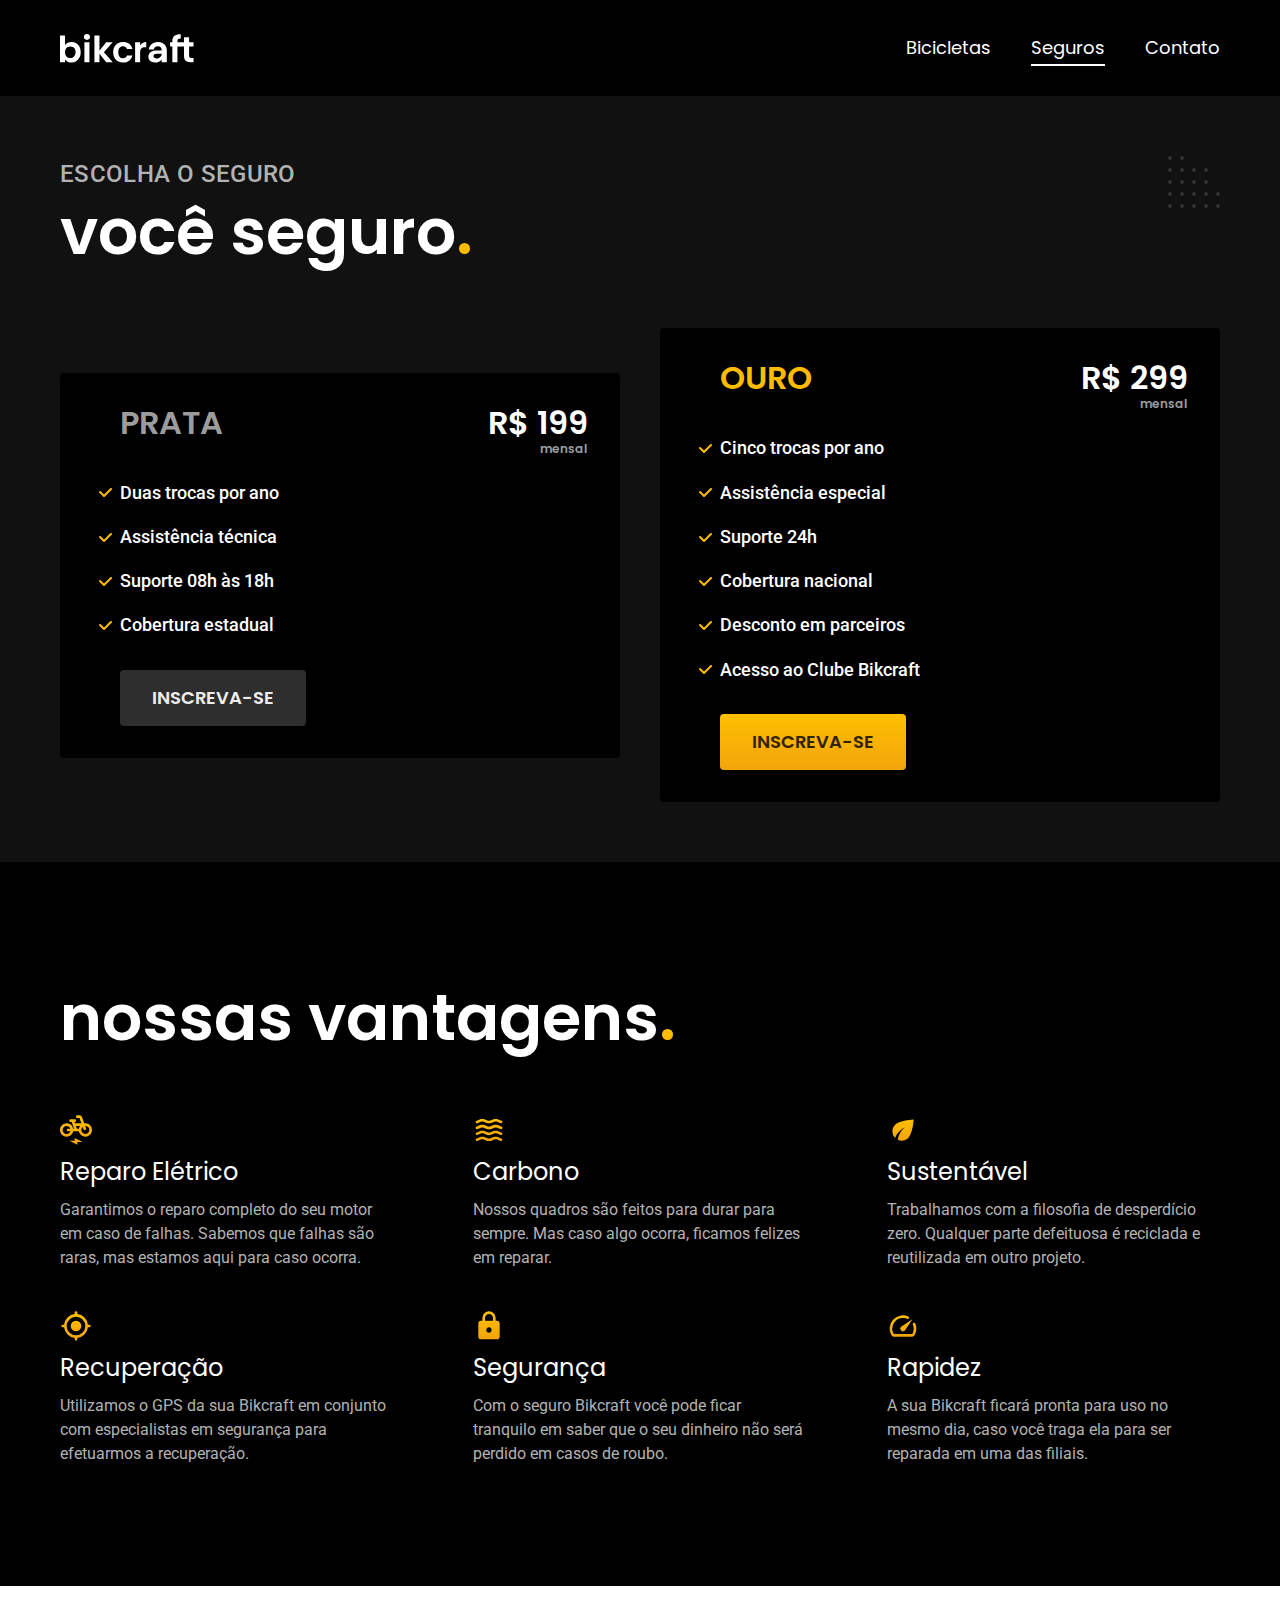
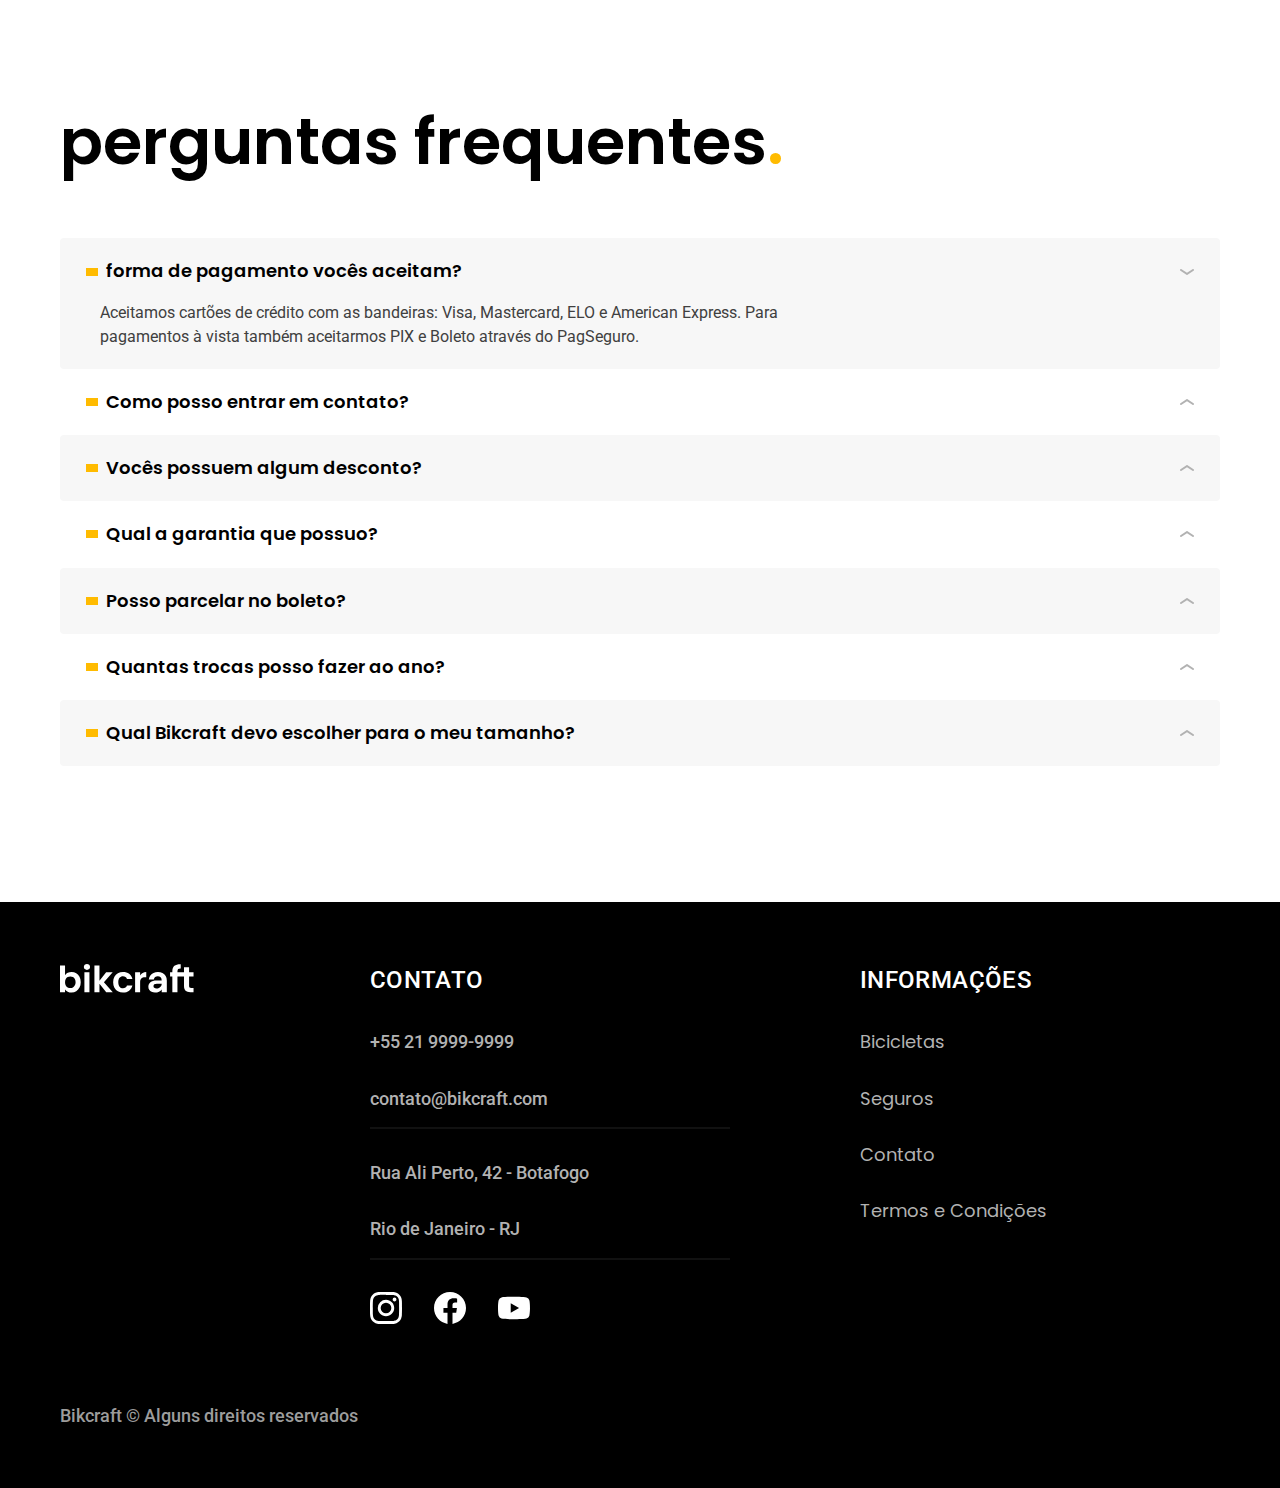
<file: seguros.html>
<!DOCTYPE html>
<html lang="pt-br">

<head>
  <meta charset="UTF-8">
  <meta name="viewport" content="width=device-width, initial-scale=1.0">
  <meta name="description" content="Termos e condições.">

  <link rel="icon" href="./favicon.svg" type="image/svg+xml">
  <link rel="preload" href="./css/style.min.css" as="style">
  <link rel="stylesheet" href="./css/style.min.css">
  <link rel="preconnect" href="https://fonts.googleapis.com">
  <link rel="preconnect" href="https://fonts.gstatic.com" crossorigin>
  <link href="https://fonts.googleapis.com/css2?family=Merriweather:ital,wght@1,900&family=Poppins:wght@400;600&family=Roboto:wght@400;500&display=swap" rel="stylesheet">
  <title>Seguros | Bikcraft</title>
  <script>document.documentElement, classList.add("js")</script>
  <script>document.documentElement.classList.add('js')</script>
</head>

<body id="seguros">
  <header class="header-bg">
    <div class="header container">
      <a href="./"><img src="./img/bikcraft.svg" alt="Bikcraft"></a>
      <nav aria-label="primaria">
        <ul class="header-menu font-1-m cor-0">
          <li><a href="./bicicletas.html">Bicicletas</a></li>
          <li><a href="./seguros.html">Seguros</a></li>
          <li><a href="./contato.html">Contato</a></li>
        </ul>
      </nav>
    </div>
    <script>document.documentElement, classList.add("js")</script>
  </header>

  <main class="seguros-bg">
    <div class="titulo-bg">
      <div class="titulo container">
        <p class="font-2-l-b cor-5">Escolha o seguro</p>
        <h1 class="font-1-xxl cor-0">você seguro<span class="cor-p1">.</span></h1>
      </div>
    </div>

    <div class="seguros container ">
      <div class="seguros-item fadeInLeft" data-anime="200">
        <h3 class="font-1-xl cor-6">PRATA</h3>
        <span class="font-1-xl cor-0">R$ 199 <span class="font-1-xs cor-6">mensal</span></span>
        <ul class="font-2-m cor-0">
          <li>Duas trocas por ano</li>
          <li>Assistência técnica</li>
          <li>Suporte 08h às 18h</li>
          <li>Cobertura estadual</li>
        </ul>
        <a class="botao secundario" href="./orcamento.html?produto=seguro&produto=prata">Inscreva-se</a>
      </div>
      <div class="seguros-item fadeInRight" data-anime="400">
        <h3 class="font-1-xl cor-p1">OURO</h3>
        <span class="font-1-xl cor-0">R$ 299 <span class="font-1-xs cor-6">mensal</span></span>
        <ul class="font-2-m cor-0">
          <li>Cinco trocas por ano</li>
          <li>Assistência especial</li>
          <li>Suporte 24h</li>
          <li>Cobertura nacional</li>
          <li>Desconto em parceiros</li>
          <li>Acesso ao Clube Bikcraft</li>
        </ul>
        <a class="botao" href="./orcamento.html?produto=seguro&produto=ouro">Inscreva-se</a>
      </div>
    </div>
  </main>

  <article class="vantagens-bg">
    <div class="vantagens container">
      <h2 class="font-1-xxl cor-0">nossas vantagens<span class="cor-p1">.</span></h2>
      <ul>
        <li>
          <img src="./img/icones/eletrica.svg" alt="">
          <h3 class="font-1-l cor-0">Reparo Elétrico</h3>
          <p class="font-2-s cor-5">Garantimos o reparo completo do seu motor em caso de falhas. Sabemos que falhas são raras, mas estamos aqui para caso ocorra.</p>
        </li>
        <li>
          <img src="./img/icones/carbono.svg" alt="">
          <h3 class="font-1-l cor-0">Carbono</h3>
          <p class="font-2-s cor-5">Nossos quadros são feitos para durar para sempre. Mas caso algo ocorra, ficamos felizes em reparar.</p>
        </li>
        <li>
          <img src="./img/icones/sustentavel.svg" alt="">
          <h3 class="font-1-l cor-0">Sustentável</h3>
          <p class="font-2-s cor-5">Trabalhamos com a filosofia de desperdício zero. Qualquer parte defeituosa é reciclada e reutilizada em outro projeto.</p>
        </li>
        <li>
          <img src="./img/icones/rastreador.svg" alt="">
          <h3 class="font-1-l cor-0">Recuperação</h3>
          <p class="font-2-s cor-5">Utilizamos o GPS da sua Bikcraft em conjunto com especialistas em segurança para efetuarmos a recuperação.</p>
        </li>
        <li>
          <img src="./img/icones/seguro.svg" alt="">
          <h3 class="font-1-l cor-0">Segurança</h3>
          <p class="font-2-s cor-5">Com o seguro Bikcraft você pode ficar tranquilo em saber que o seu dinheiro não será perdido em casos de roubo.</p>
        </li>
        <li>
          <img src="./img/icones/velocidade.svg" alt="">
          <h3 class="font-1-l cor-0">Rapidez</h3>
          <p class="font-2-s cor-5">A sua Bikcraft ficará pronta para uso no mesmo dia, caso você traga ela para ser reparada em uma das filiais.</p>
        </li>
      </ul>
    </div>
  </article>

  <article class="perguntas container">
    <h2 class="font-1-xxl">perguntas frequentes<span class="cor-p1">.</span></h2>

    <dl>
      <div>
        <dt><button class="font-1-m-b" aria-controls="pergunta1" aria-expanded="true"> forma de pagamento vocês aceitam?</button></dt>
        <dd id="pergunta1" class="font-2-s cor-9 ativa">Aceitamos cartões de crédito com as bandeiras: Visa, Mastercard, ELO e American Express. Para pagamentos à vista também aceitarmos PIX e Boleto através do PagSeguro.</dd>
      </div>
      <div>
        <dt><button class="font-1-m-b" aria-controls="pergunta2" aria-expanded="false">Como posso entrar em contato?</button></dt>
        <dd id="pergunta2" class="font-2-s cor-9">Aceitamos cartões de crédito com as bandeiras: Visa, Mastercard, ELO e American Express. Para pagamentos à vista também aceitarmos PIX e Boleto através do PagSeguro.</dd>
      </div>
      <div>
        <dt><button class="font-1-m-b" aria-controls="pergunta3" aria-expanded="false">Vocês possuem algum desconto?</button></dt>
        <dd id="pergunta3" class="font-2-s cor-9">Aceitamos cartões de crédito com as bandeiras: Visa, Mastercard, ELO e American Express. Para pagamentos à vista também aceitarmos PIX e Boleto através do PagSeguro.</dd>
      </div>
      <div>
        <dt><button class="font-1-m-b" aria-controls="pergunta4" aria-expanded="false">Qual a garantia que possuo?</button></dt>
        <dd id="pergunta4" class="font-2-s cor-9">Aceitamos cartões de crédito com as bandeiras: Visa, Mastercard, ELO e American Express. Para pagamentos à vista também aceitarmos PIX e Boleto através do PagSeguro.</dd>
      </div>
      <div>
        <dt><button class="font-1-m-b" aria-controls="pergunta5" aria-expanded="false">Posso parcelar no boleto?</button></dt>
        <dd id="pergunta5" class="font-2-s cor-9">Aceitamos cartões de crédito com as bandeiras: Visa, Mastercard, ELO e American Express. Para pagamentos à vista também aceitarmos PIX e Boleto através do PagSeguro.</dd>
      </div>
      <div>
        <dt><button class="font-1-m-b" aria-controls="pergunta6" aria-expanded="false">Quantas trocas posso fazer ao ano?</button></dt>
        <dd id="pergunta6" class="font-2-s cor-9">Aceitamos cartões de crédito com as bandeiras: Visa, Mastercard, ELO e American Express. Para pagamentos à vista também aceitarmos PIX e Boleto através do PagSeguro.</dd>
      </div>
      <div>
        <dt><button class="font-1-m-b" aria-controls="pergunta7" aria-expanded="false">Qual Bikcraft devo escolher para o meu tamanho?</button></dt>
        <dd id="pergunta7" class="font-2-s cor-9">Aceitamos cartões de crédito com as bandeiras: Visa, Mastercard, ELO e American Express. Para pagamentos à vista também aceitarmos PIX e Boleto através do PagSeguro.</dd>
      </div>

    </dl>
  </article>

  <footer class="footer-bg">
    <div class="footer container">
      <img src="./img/bikcraft.svg" alt="Bikcraft">
      <div class="footer-contato">
        <h3 class="font-2-l-b cor-0">Contato</h3>
        <ul class="font-2-m cor-5">
          <li><a href="tel:+5571999999999">+55 21 9999-9999</a></li>
          <li><a href="mailto:contato@bikcraft.com">contato@bikcraft.com</a></li>
          <li>Rua Ali Perto, 42 - Botafogo</li>
          <li>Rio de Janeiro - RJ</li>
        </ul>
        <div class="footer-redes">
          <a href="./"><img src="./img/redes/instagram.svg" alt="Instagram"></a>
          <a href="./"><img src="./img/redes/facebook.svg" alt="Facebook"></a>
          <a href="./"><img src="./img/redes/youtube.svg" alt="Youtube"></a>
        </div>
      </div>

      <div class="footer-informacoes">
        <h3 class="font-2-l-b cor-0">Informações</h3>
        <nav>
          <ul class="font-1-m cor-5">
            <li><a href="./bicicletas.html">Bicicletas</a></li>
            <li><a href="./seguros.html">Seguros</a></li>
            <li><a href="./contato.html">Contato</a></li>
            <li><a href="./termos.html">Termos e Condições</a></li>
          </ul>
        </nav>
      </div>

      <p class="footer-copy font-2-m cor-6">Bikcraft &copy; Alguns direitos reservados</p>
    </div>

  </footer>
  <script src="./plugins/simple-anime.js"></script>
  <script src="./js/script.js"></script>
</body>

</html>
</file>
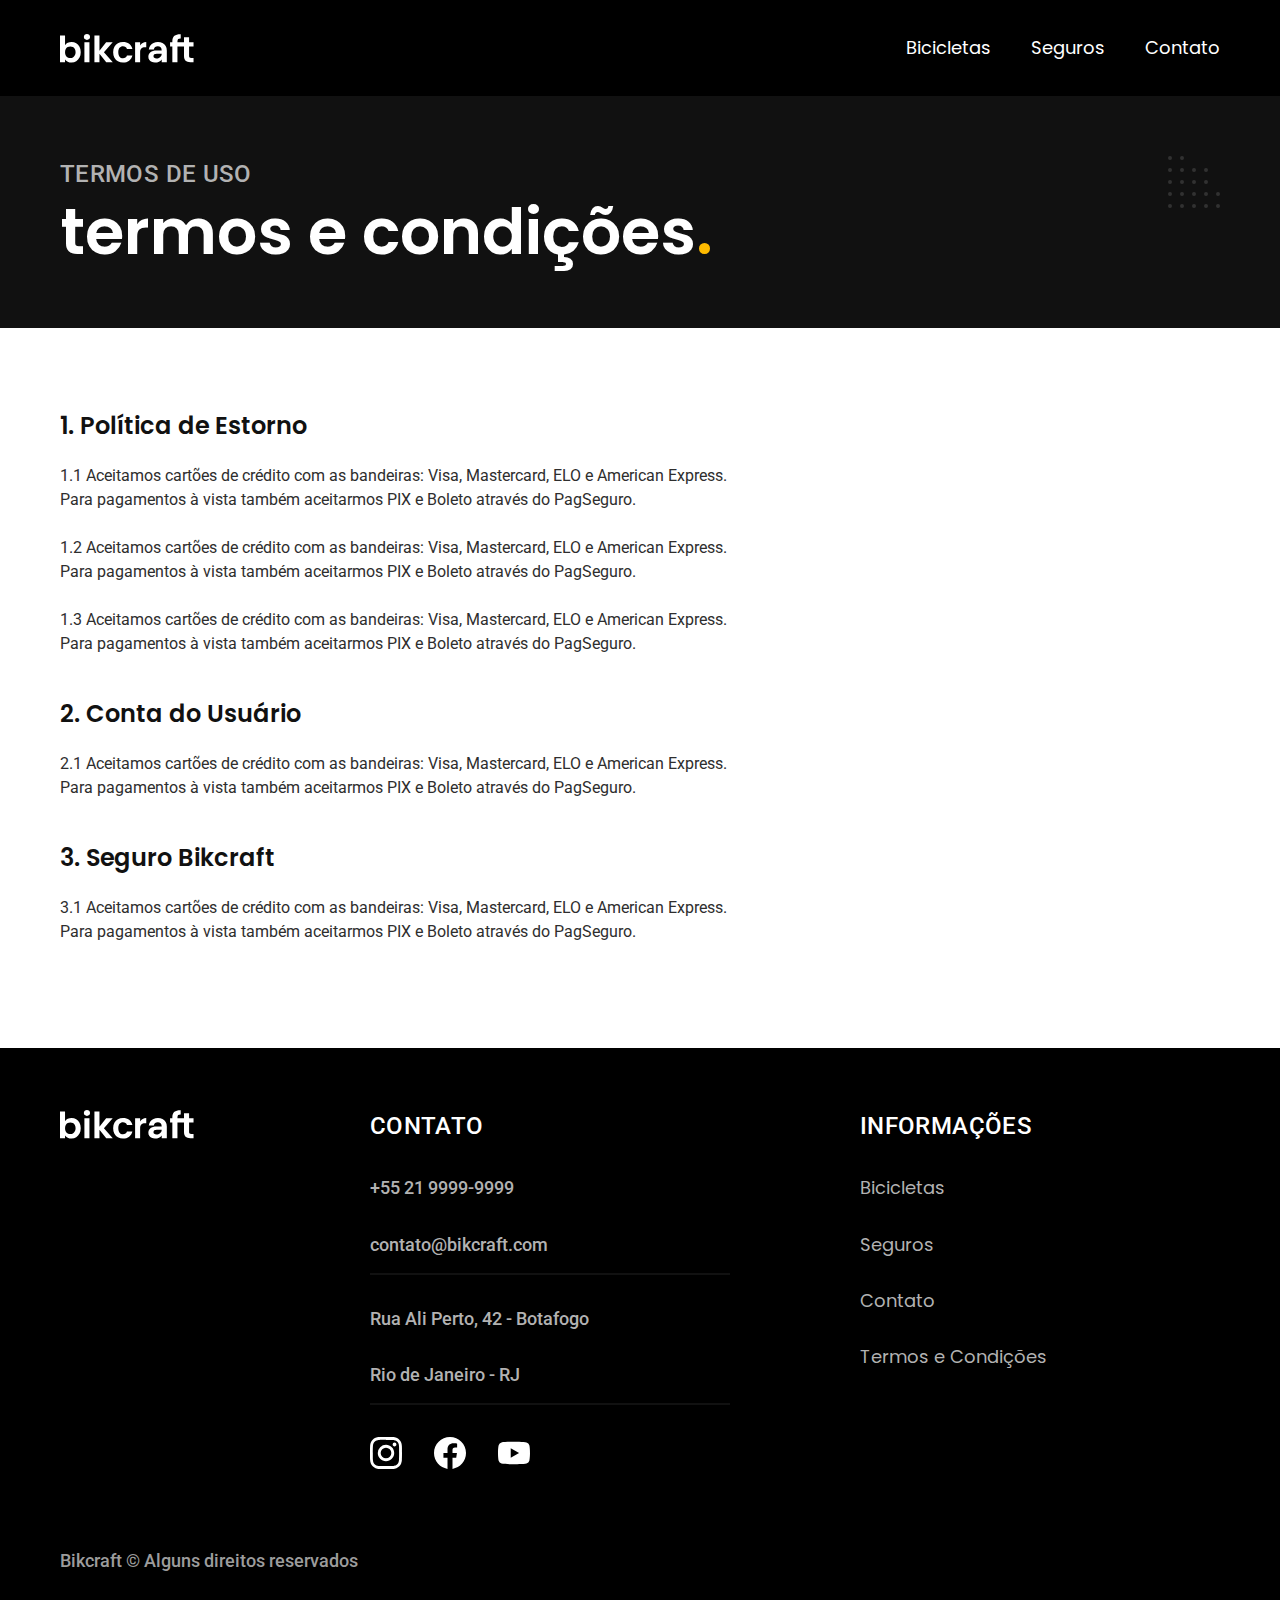
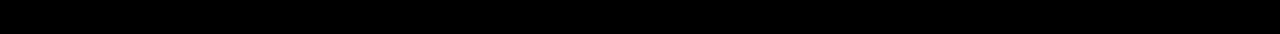
<file: termos.html>
<!DOCTYPE html>
<html lang="pt-br">

<head>
  <meta charset="UTF-8">
  <meta name="viewport" content="width=device-width, initial-scale=1.0">
  <meta name="description" content="Termos e condições.">

  <link rel="icon" href="./favicon.svg" type="image/svg+xml">
  <link rel="preload" href="./css/style.min.css" as="style">
  <link rel="stylesheet" href="./css/style.min.css">
  <link rel="preconnect" href="https://fonts.googleapis.com">
  <link rel="preconnect" href="https://fonts.gstatic.com" crossorigin>
  <link href="https://fonts.googleapis.com/css2?family=Merriweather:ital,wght@1,900&family=Poppins:wght@400;600&family=Roboto:wght@400;500&display=swap" rel="stylesheet">
  <title>Termos e Condições | Bikcraft</title>
  <script>document.documentElement, classList.add("js")</script>
  <script>document.documentElement.classList.add('js')</script>
</head>

<body id="termos">
  <header class="header-bg">
    <div class="header container">
      <a href="./"><img src="./img/bikcraft.svg" alt="Bikcraft"></a>
      <nav aria-label="primaria">
        <ul class="header-menu font-1-m cor-0">
          <li><a href="./bicicletas.html">Bicicletas</a></li>
          <li><a href="./seguros.html">Seguros</a></li>
          <li><a href="./contato.html">Contato</a></li>
        </ul>
      </nav>
    </div>
    <script>document.documentElement, classList.add("js")</script>
  </header>

  <main>
    <div class="titulo-bg">
      <div class="titulo container">
        <p class="font-2-l-b cor-5">Termos de uso</p>
        <h1 class="font-1-xxl cor-0">termos e condições<span class="cor-p1">.</span></h1>
      </div>
    </div>
    <div class="termos font-2-s cor-10 container">
      <h2 class="font-1-l cor-11">1. Política de Estorno</h2>
      <p>1.1 Aceitamos cartões de crédito com as bandeiras: Visa, Mastercard, ELO e American Express. Para pagamentos à vista também aceitarmos PIX e Boleto através do PagSeguro.</p>
      <p>1.2 Aceitamos cartões de crédito com as bandeiras: Visa, Mastercard, ELO e American Express. Para pagamentos à vista também aceitarmos PIX e Boleto através do PagSeguro.</p>
      <p>1.3 Aceitamos cartões de crédito com as bandeiras: Visa, Mastercard, ELO e American Express. Para pagamentos à vista também aceitarmos PIX e Boleto através do PagSeguro.</p>
      <h2 class="font-1-l cor-11">2. Conta do Usuário</h2>
      <p>2.1 Aceitamos cartões de crédito com as bandeiras: Visa, Mastercard, ELO e American Express. Para pagamentos à vista também aceitarmos PIX e Boleto através do PagSeguro.</p>
      <h2 class="font-1-l cor-11">3. Seguro Bikcraft</h2>
      <p>3.1 Aceitamos cartões de crédito com as bandeiras: Visa, Mastercard, ELO e American Express. Para pagamentos à vista também aceitarmos PIX e Boleto através do PagSeguro.</p>
    </div>
  </main>

  <footer class="footer-bg">
    <div class="footer container">
      <img src="./img/bikcraft.svg" alt="Bikcraft">
      <div class="footer-contato">
        <h3 class="font-2-l-b cor-0">Contato</h3>
        <ul class="font-2-m cor-5">
          <li><a href="tel:+5571999999999">+55 21 9999-9999</a></li>
          <li><a href="mailto:contato@bikcraft.com">contato@bikcraft.com</a></li>
          <li>Rua Ali Perto, 42 - Botafogo</li>
          <li>Rio de Janeiro - RJ</li>
        </ul>
        <div class="footer-redes">
          <a href="./"><img src="./img/redes/instagram.svg" alt="Instagram"></a>
          <a href="./"><img src="./img/redes/facebook.svg" alt="Facebook"></a>
          <a href="./"><img src="./img/redes/youtube.svg" alt="Youtube"></a>
        </div>
      </div>

      <div class="footer-informacoes">
        <h3 class="font-2-l-b cor-0">Informações</h3>
        <nav>
          <ul class="font-1-m cor-5">
            <li><a href="./bicicletas.html">Bicicletas</a></li>
            <li><a href="./seguros.html">Seguros</a></li>
            <li><a href="./contato.html">Contato</a></li>
            <li><a href="./termos.html">Termos e Condições</a></li>
          </ul>
        </nav>
      </div>

      <p class="footer-copy font-2-m cor-6">Bikcraft &copy; Alguns direitos reservados</p>
    </div>

  </footer>
  <script src="./js/script.js"></script>
</body>

</html>
</file>
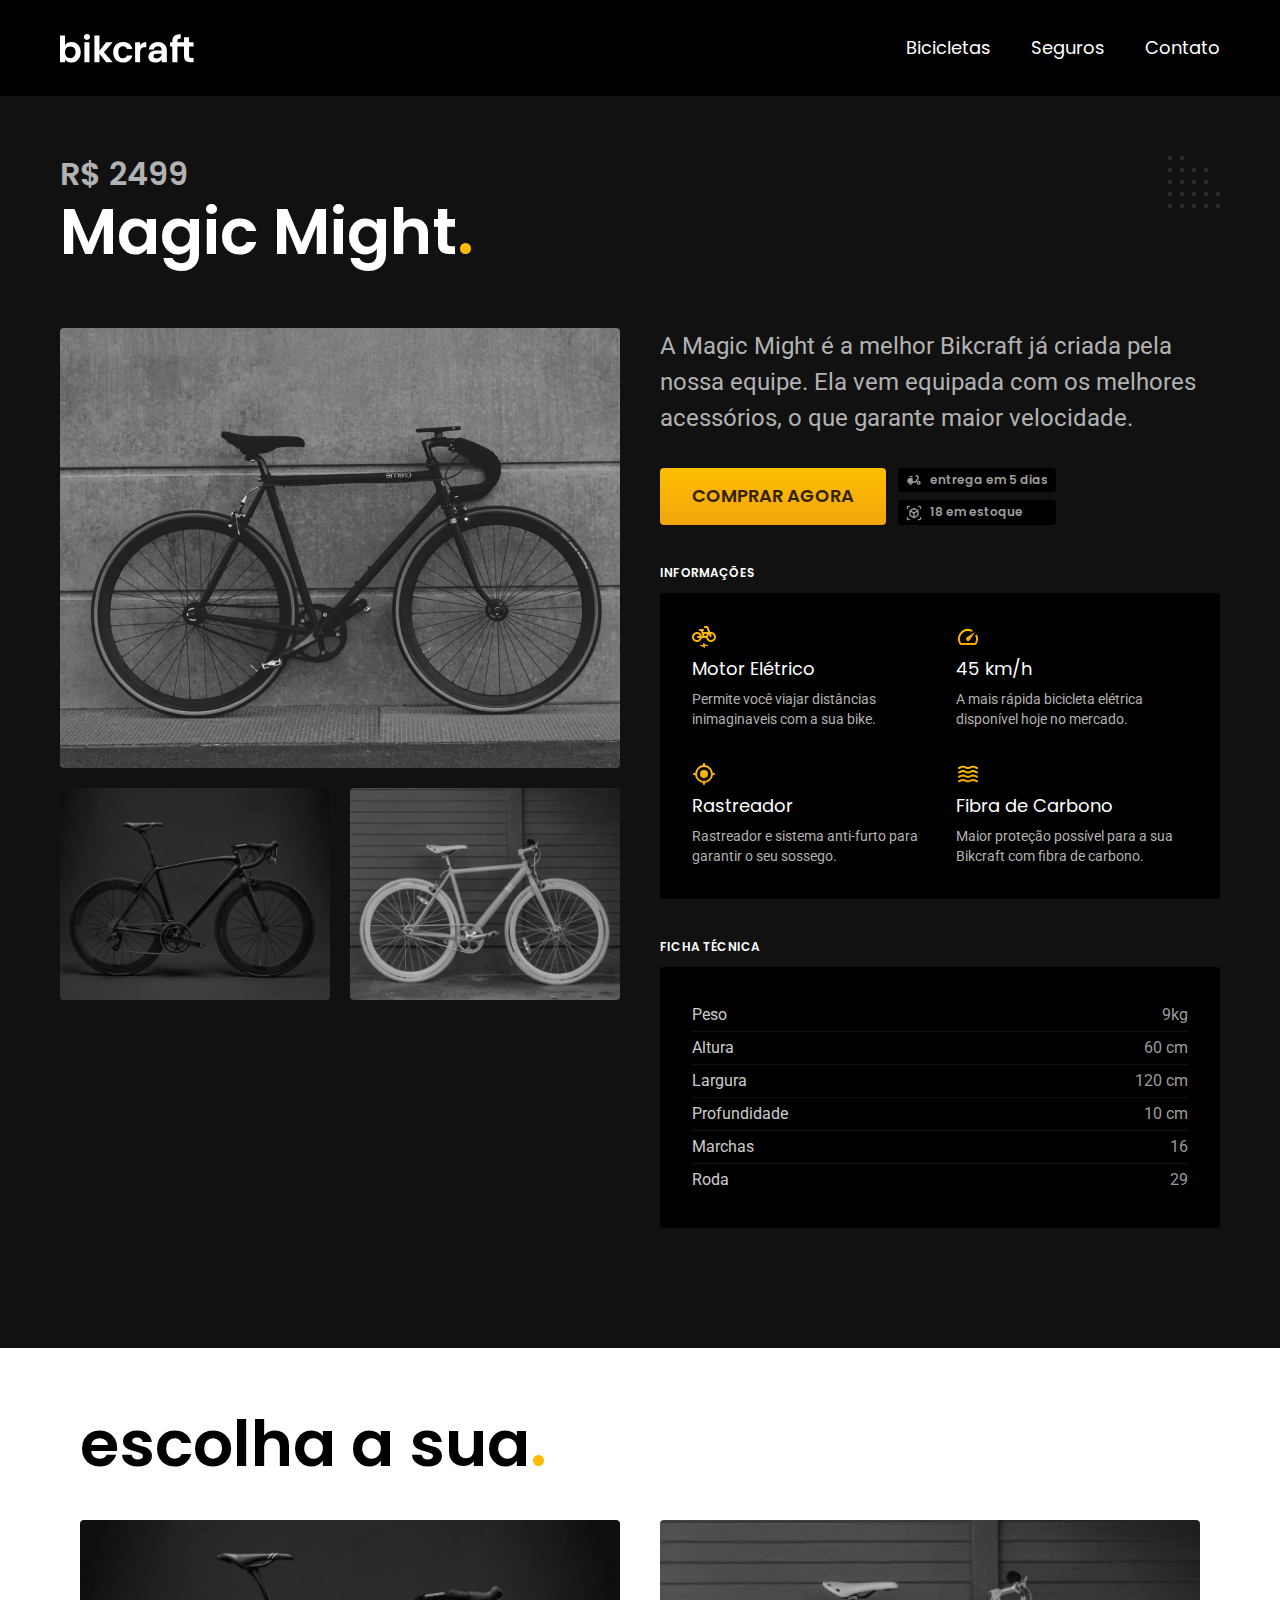
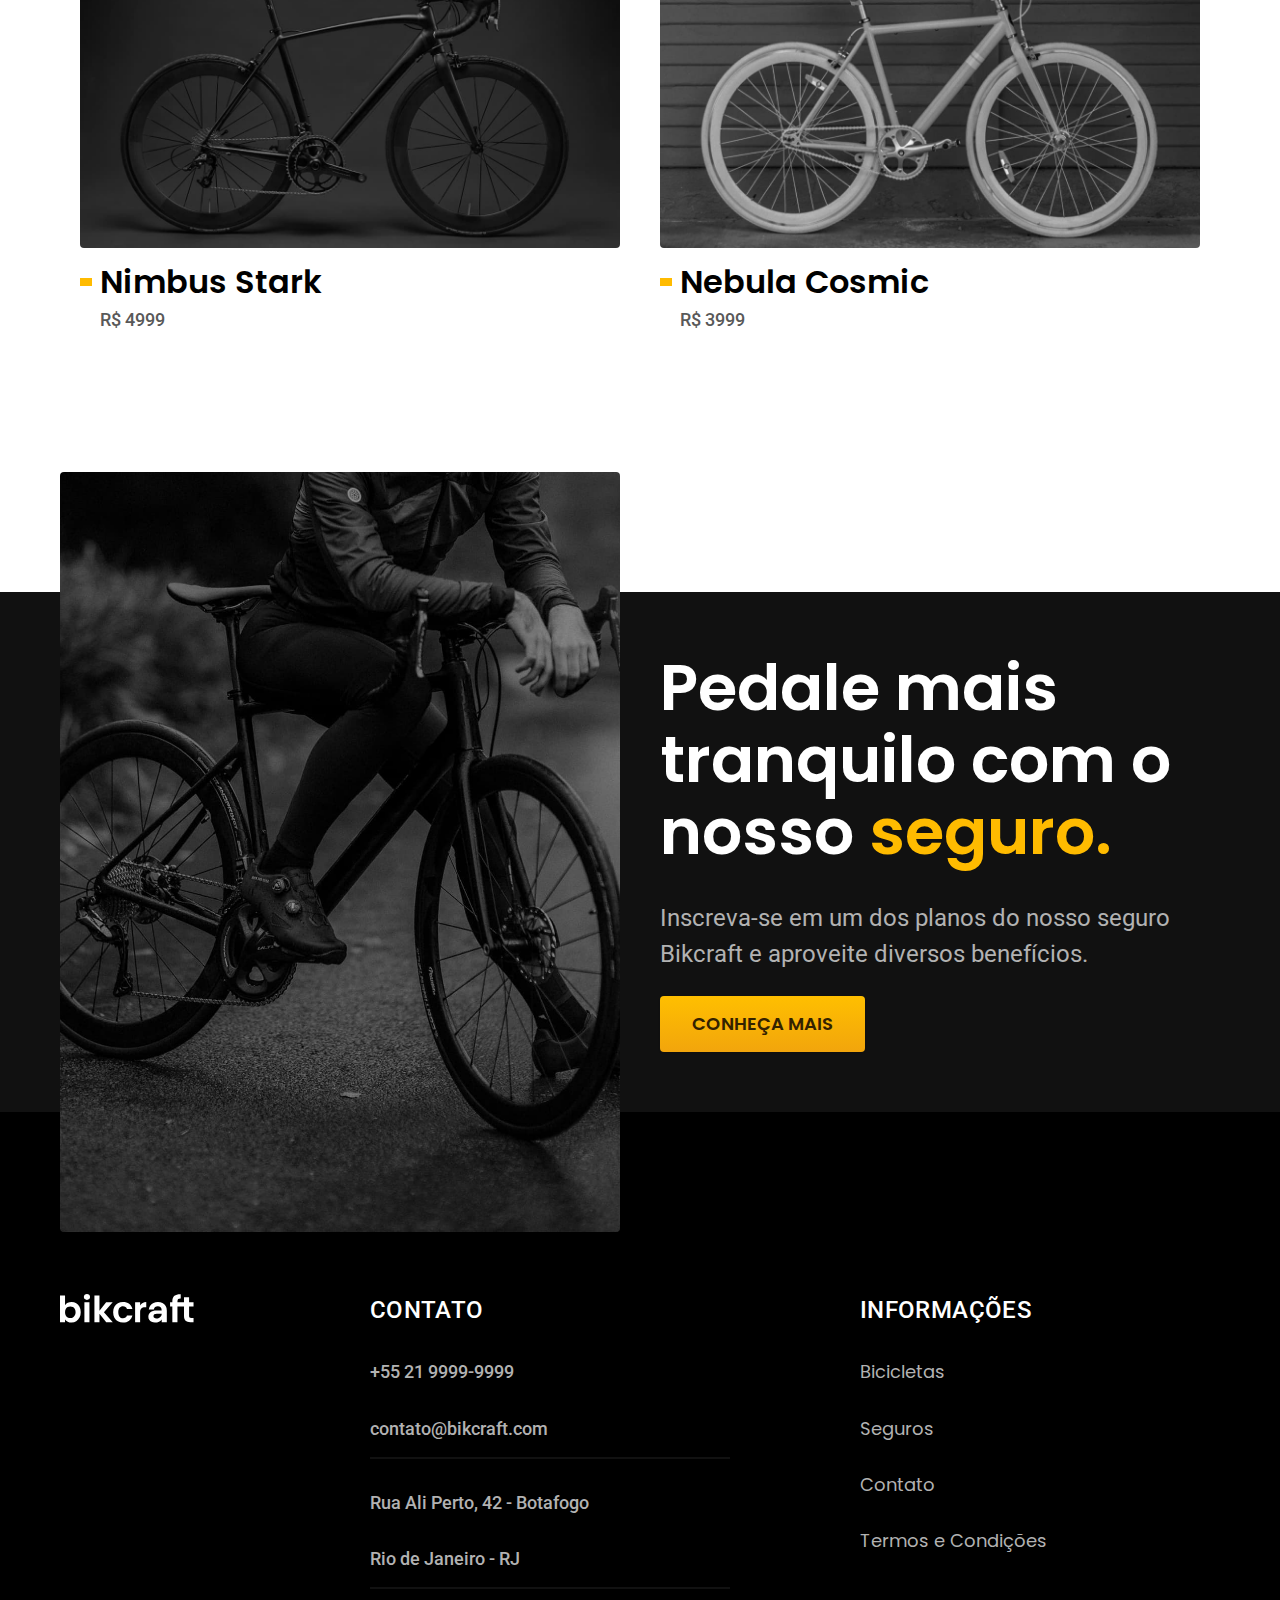
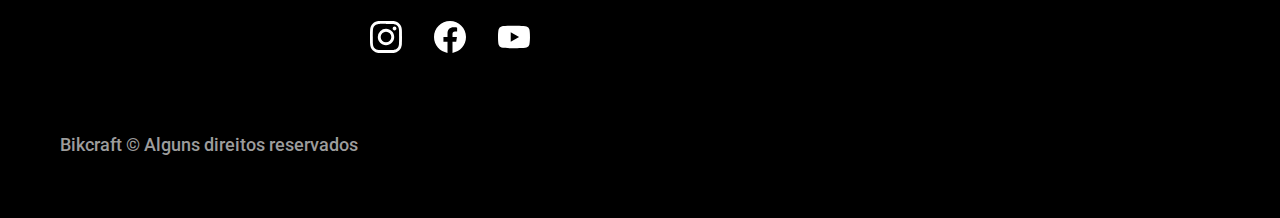
<file: bicicletas/magic.html>
<!DOCTYPE html>
<html lang="pt-br">

<head>
  <meta charset="UTF-8">
  <meta name="viewport" content="width=device-width, initial-scale=1.0">
  <meta name="description" content="Termos e condições.">
  <link rel="icon" href="../favicon.svg" type="image/svg+xml">
  <link rel="stylesheet" href="../css/style.min.css">
  <link rel="preconnect" href="https://fonts.googleapis.com">
  <link rel="preconnect" href="https://fonts.gstatic.com" crossorigin>
  <link href="https://fonts.googleapis.com/css2?family=Merriweather:ital,wght@1,900&family=Poppins:wght@400;600&family=Roboto:wght@400;500&display=swap" rel="stylesheet">
  <title>Magic Might | Bikcraft</title>
  <script>document.documentElement, classList.add("js")</script>
  <script>document.documentElement.classList.add('js')</script>
</head>

<body id="magic">
  <header class="header-bg">
    <div class="header container">
      <a href="../"><img src="../img/bikcraft.svg" alt="Bikcraft"></a>
      <nav aria-label="primaria">
        <ul class="header-menu font-1-m cor-0">
          <li><a href="../bicicletas.html">Bicicletas</a></li>
          <li><a href="../seguros.html">Seguros</a></li>
          <li><a href="../contato.html">Contato</a></li>
        </ul>
      </nav>
    </div>
    <script>document.documentElement, classList.add("js")</script>
  </header>

  <main class="titulo-bg">
    <div class="titulo container">
      <p class="font-1-xl cor-5">R$ 2499</p>
      <h1 class="font-1-xxl cor-0">Magic Might<span class="cor-p1">.</span></h1>
    </div>
    <div class="bicicleta container">
      <div class="bicicleta-img">
        <img src="../img/bicicleta/nimbus2.jpg" alt="">
        <img src="../img/bicicleta/nimbus1.jpg" alt="">
        <img src="../img/bicicleta/nimbus3.jpg" alt="">
      </div>
      <div class="bicicleta-conteudo">
        <p class="font-2-l cor-5">A Magic Might é a melhor Bikcraft já criada pela nossa equipe. Ela vem equipada com os melhores acessórios, o que garante maior velocidade.</p>
        <div class="bicicleta-comprar">
          <a class='botao' href="../orcamento.html?tipo=bikcraft&produto=magic">comprar agora</a>
          <span class="font-1-xs cor-6"><img src="../img/icones/entrega.svg" alt=""> entrega em 5 dias</span>
          <span class="font-1-xs cor-6"><img src="../img/icones/estoque.svg" alt=""> 18 em estoque</span>

        </div>
        <h2 class="font-1-xs cor-0">Informações</h2>

        <ul class="bicicleta-informacoes">
          <li>
            <img src="../img/icones/eletrica.svg" alt="">
            <h3 class="font-1-m cor-0">Motor Elétrico</h3>
            <p class="font-2-xs cor-5">Permite você viajar distâncias inimaginaveis com a sua bike.</p>
          </li>

          <li>
            <img src="../img/icones/velocidade.svg" alt="">
            <h3 class="font-1-m cor-0">45 km/h</h3>
            <p class="font-2-xs cor-5">A mais rápida bicicleta elétrica disponível hoje no mercado.</p>
          </li>
          <li>
            <img src="../img/icones/rastreador.svg" alt="">
            <h3 class="font-1-m cor-0">Rastreador</h3>
            <p class="font-2-xs cor-5">Rastreador e sistema anti-furto para garantir o seu sossego.</p>
          </li>
          <li>
            <img src="../img/icones/carbono.svg" alt="">
            <h3 class="font-1-m cor-0">Fibra de Carbono</h3>
            <p class="font-2-xs cor-5">Maior proteção possível para a sua Bikcraft com fibra de carbono.</p>
          </li>
        </ul>

        <h2 class="font-1-xs cor-0">Ficha Técnica</h2>
        <ul class="bicicleta-ficha font-2-s cor-4">
          <li>Peso <span>9kg</span></li>
          <li>Altura <span>60 cm</span></li>
          <li>Largura <span>120 cm</span></li>
          <li>Profundidade <span>10 cm</span></li>
          <li>Marchas <span>16</span></li>
          <li>Roda <span>29</span></li>
        </ul>
      </div>
    </div>

  </main>
  <article class="bicicletas-lista container">

    <h2 class="container font-1-xxl">escolha a sua<span class="cor-p1">.</span></h2>
    <ul>
      <li>
        <a href="./nimbus.html">
          <img src="../img/bicicletas/nimbus.jpg" alt="bicicleta preta">
          <h3 class="font-1-xl">Nimbus Stark</h3>
          <span class="font-2-m cor-8">R$ 4999</span>
        </a>

      </li>
      <li>
        <a href="./nebula.html">
          <img src="../img/bicicletas/nebula.jpg" alt="bicicleta preta">
          <h3 class="font-1-xl">Nebula Cosmic</h3>
          <span class="font-2-m cor-8">R$ 3999</span>
        </a>

      </li>

    </ul>
  </article>

  <article class="seguro-bg">
    <div class="seguro container">
      <div class="seguro-img">
        <img src="../img/fotos/seguros.jpg" alt="pessoa montada em uma bicicleta">
      </div>
      <div class="seguro-conteudo">
        <h2 class="font-1-xxl cor-0">Pedale mais
          tranquilo com
          o nosso <span class="cor-p1">seguro.</span></h2>
        <p class="font-2-l cor-5">Inscreva-se em um dos planos do nosso seguro Bikcraft e aproveite diversos benefícios.</p>
        <a class="botao" href="../seguros.html">conheça mais</a>
      </div>

    </div>
  </article>

  <footer class="footer-bg">
    <div class="footer container">
      <img src="../img/bikcraft.svg" alt="Bikcraft">
      <div class="footer-contato">
        <h3 class="font-2-l-b cor-0">Contato</h3>
        <ul class="font-2-m cor-5">
          <li><a href="tel:+5571999999999">+55 21 9999-9999</a></li>
          <li><a href="mailto:contato@bikcraft.com">contato@bikcraft.com</a></li>
          <li>Rua Ali Perto, 42 - Botafogo</li>
          <li>Rio de Janeiro - RJ</li>
        </ul>
        <div class="footer-redes">
          <a href="../"><img src="../img/redes/instagram.svg" alt="Instagram"></a>
          <a href="../"><img src="../img/redes/facebook.svg" alt="Facebook"></a>
          <a href="../"><img src="../img/redes/youtube.svg" alt="Youtube"></a>
        </div>
      </div>

      <div class="footer-informacoes">
        <h3 class="font-2-l-b cor-0">Informações</h3>
        <nav>
          <ul class="font-1-m cor-5">
            <li><a href="../bicicletas.html">Bicicletas</a></li>
            <li><a href="../seguros.html">Seguros</a></li>
            <li><a href="../contato.html">Contato</a></li>
            <li><a href="../termos.html">Termos e Condições</a></li>
          </ul>
        </nav>
      </div>

      <p class="footer-copy font-2-m cor-6">Bikcraft &copy; Alguns direitos reservados</p>
    </div>

  </footer>
  <script src="../js/script.js"></script>
</body>

</html>
</file>
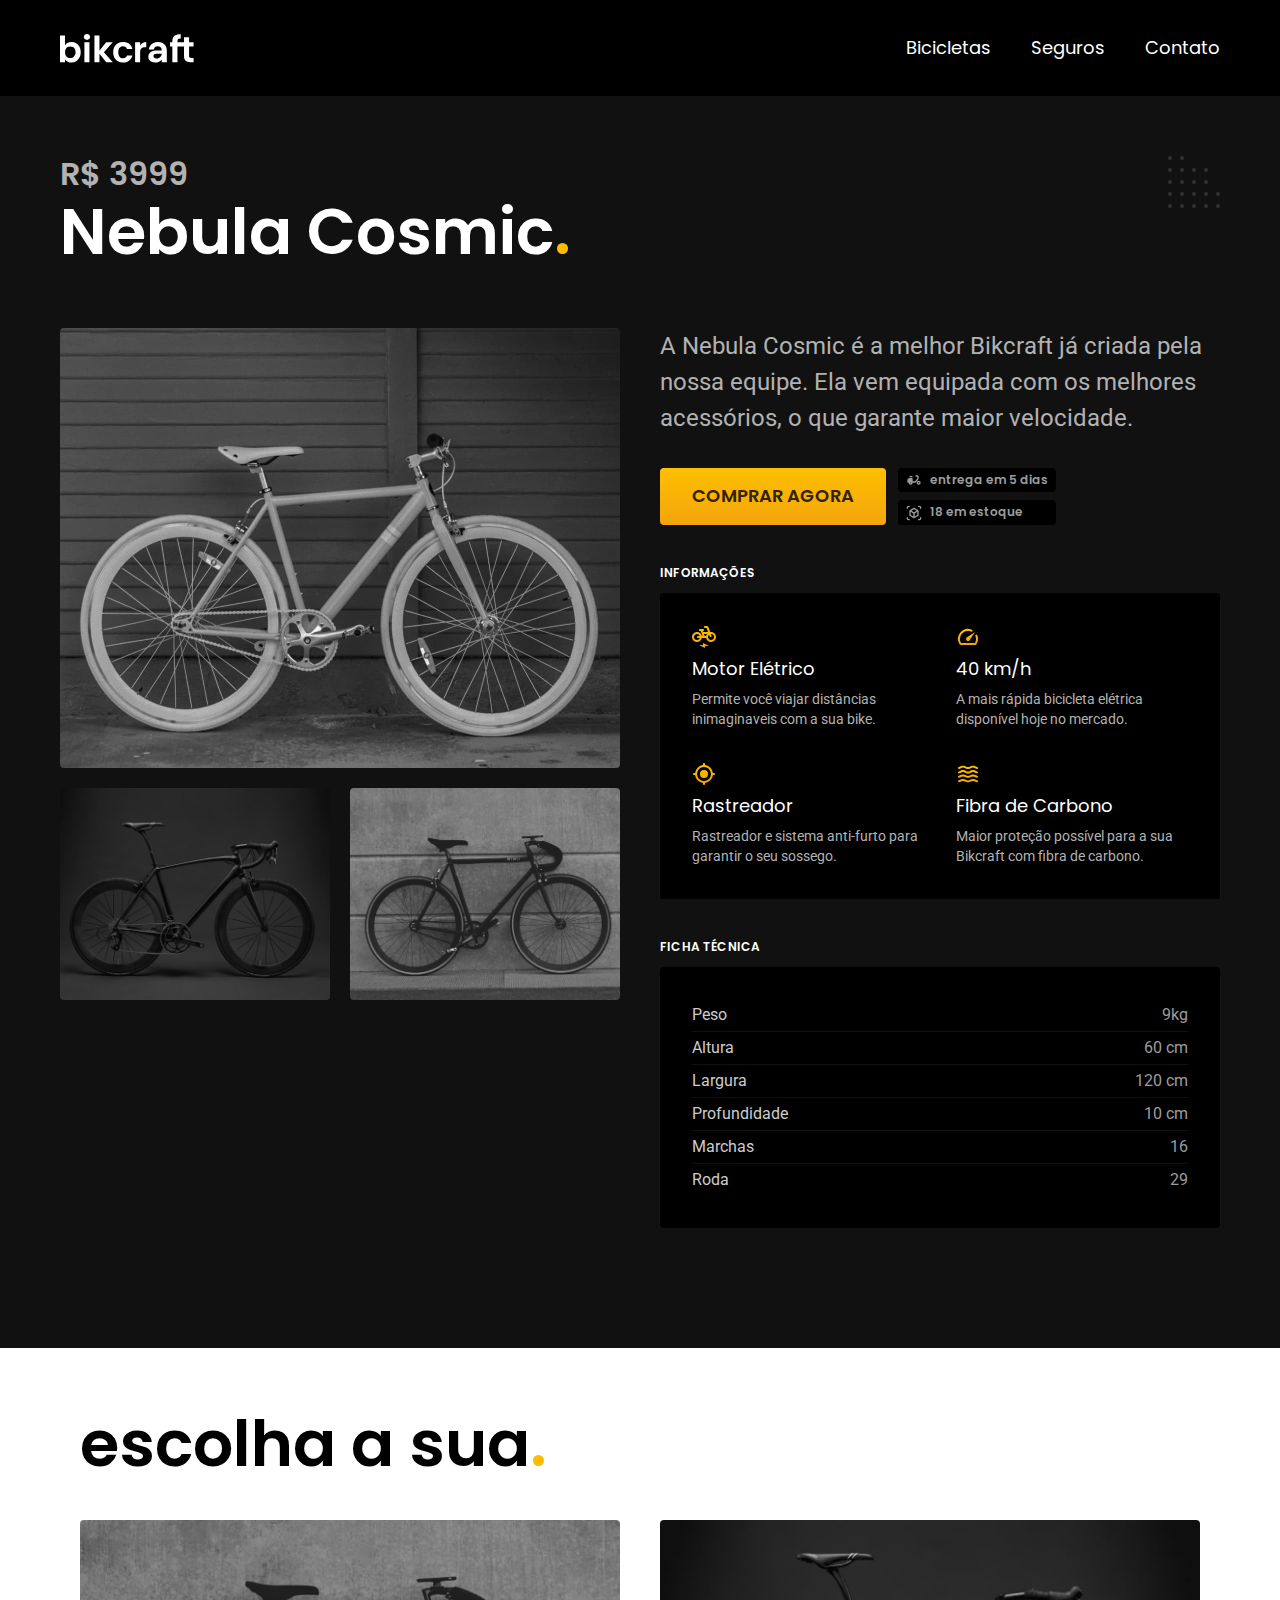
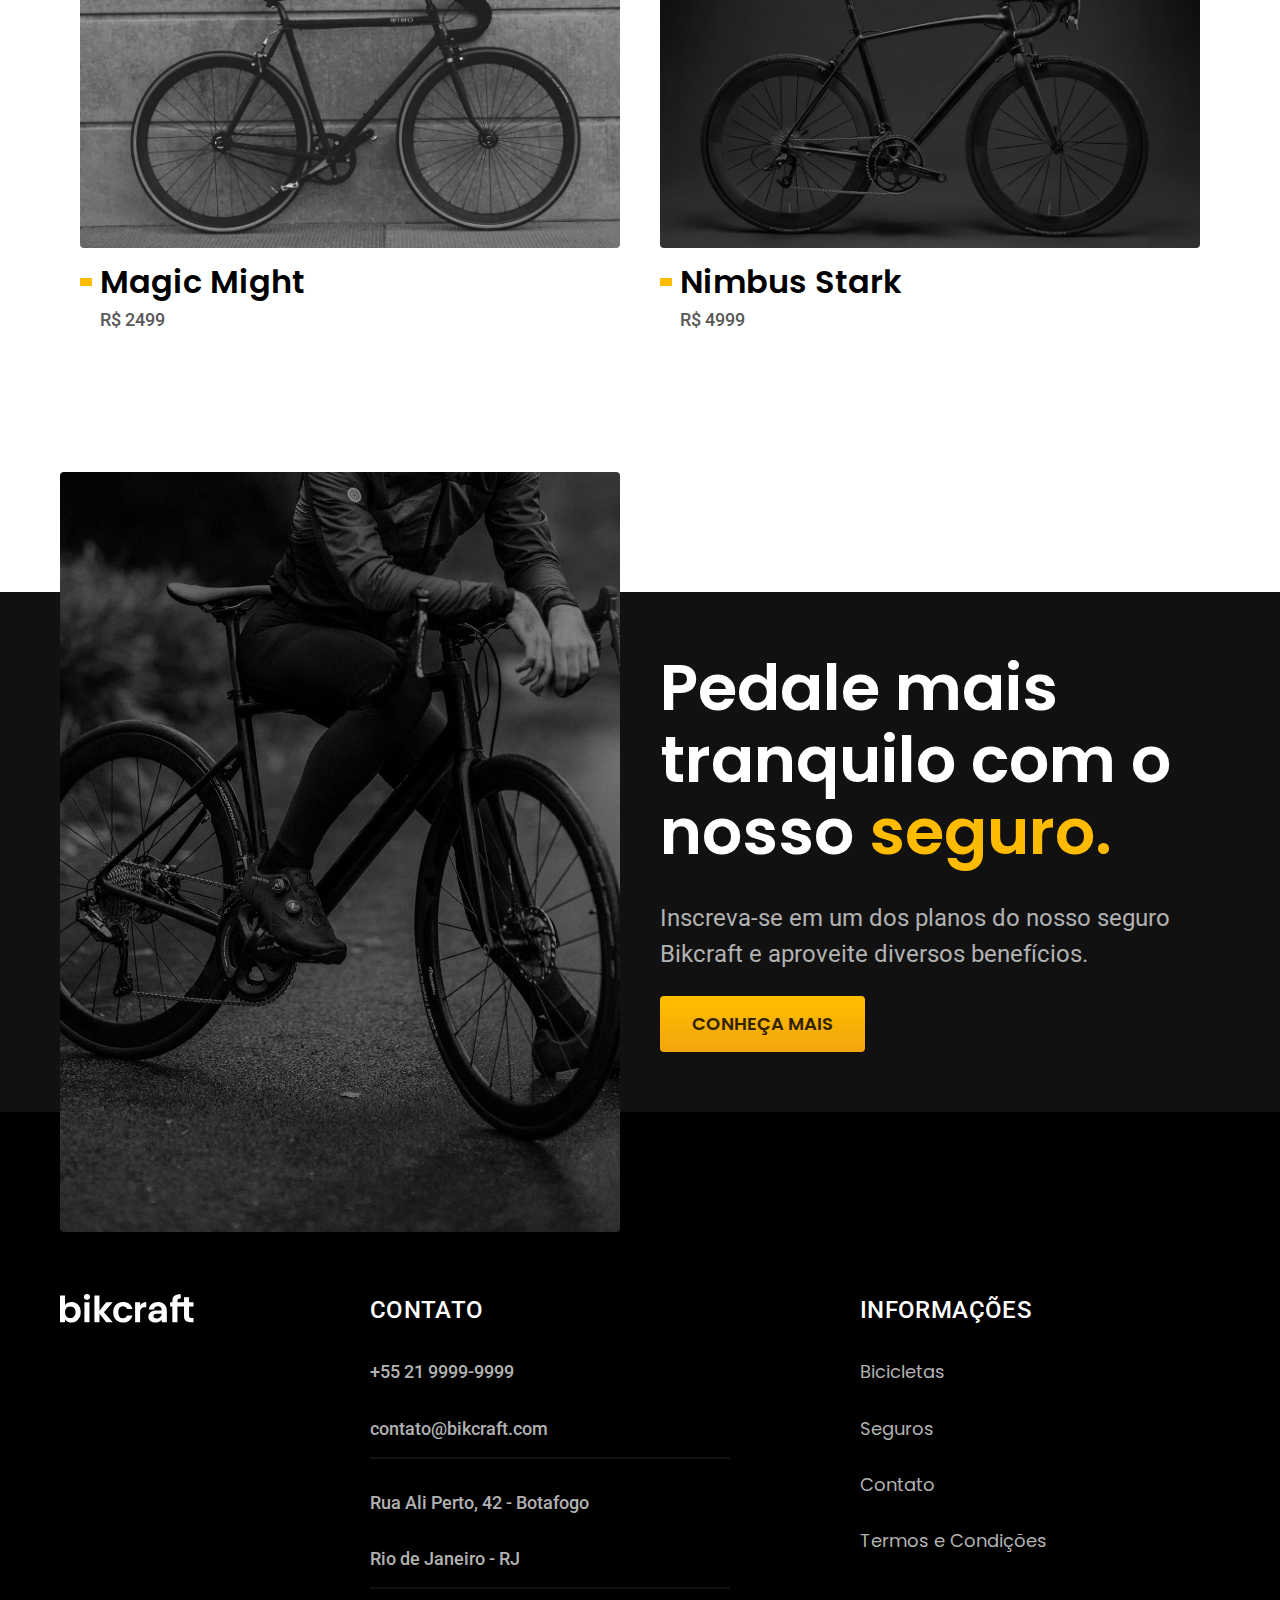
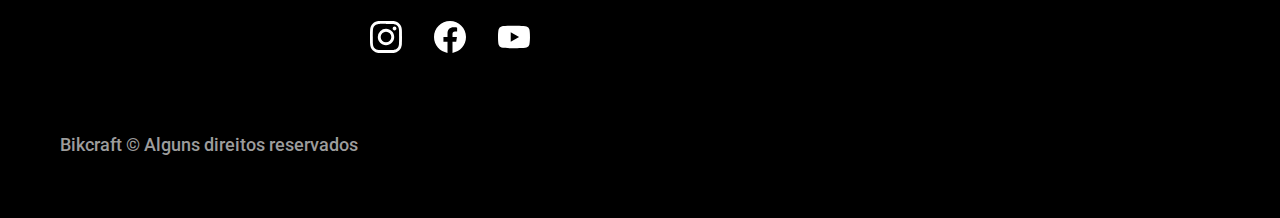
<file: bicicletas/nebula.html>
<!DOCTYPE html>
<html lang="pt-br">

<head>
  <meta charset="UTF-8">
  <meta name="viewport" content="width=device-width, initial-scale=1.0">
  <meta name="description" content="Termos e condições.">
  <link rel="icon" href="../favicon.svg" type="image/svg+xml">
  <link rel="stylesheet" href="../css/style.min.css">
  <link rel="preconnect" href="https://fonts.googleapis.com">
  <link rel="preconnect" href="https://fonts.gstatic.com" crossorigin>
  <link href="https://fonts.googleapis.com/css2?family=Merriweather:ital,wght@1,900&family=Poppins:wght@400;600&family=Roboto:wght@400;500&display=swap" rel="stylesheet">
  <title>Nebula Cosmic | Bikcraft</title>
  <script>document.documentElement, classList.add("js")</script>
  <script>document.documentElement.classList.add('js')</script>
</head>

<body id="nimbus">
  <header class="header-bg">
    <div class="header container">
      <a href="../"><img src="../img/bikcraft.svg" alt="Bikcraft"></a>
      <nav aria-label="primaria">
        <ul class="header-menu font-1-m cor-0">
          <li><a href="../bicicletas.html">Bicicletas</a></li>
          <li><a href="../seguros.html">Seguros</a></li>
          <li><a href="../contato.html">Contato</a></li>
        </ul>
      </nav>
    </div>
    <script>document.documentElement, classList.add("js")</script>
  </header>

  <main class="titulo-bg">
    <div class="titulo container">
      <p class="font-1-xl cor-5">R$ 3999</p>
      <h1 class="font-1-xxl cor-0">Nebula Cosmic<span class="cor-p1">.</span></h1>
    </div>
    <div class="bicicleta container">
      <div class="bicicleta-img">
        <img src="../img/bicicleta/nimbus3.jpg" alt="">
        <img src="../img/bicicleta/nimbus1.jpg" alt="">
        <img src="../img/bicicleta/nimbus2.jpg" alt="">

      </div>
      <div class="bicicleta-conteudo">
        <p class="font-2-l cor-5">A Nebula Cosmic é a melhor Bikcraft já criada pela nossa equipe. Ela vem equipada com os melhores acessórios, o que garante maior velocidade.</p>
        <div class="bicicleta-comprar">
          <a class='botao' href="../orcamento.html?tipo=bikcraft&produto=nebula">comprar agora</a>
          <span class="font-1-xs cor-6"><img src="../img/icones/entrega.svg" alt=""> entrega em 5 dias</span>
          <span class="font-1-xs cor-6"><img src="../img/icones/estoque.svg" alt=""> 18 em estoque</span>

        </div>
        <h2 class="font-1-xs cor-0">Informações</h2>

        <ul class="bicicleta-informacoes">
          <li>
            <img src="../img/icones/eletrica.svg" alt="">
            <h3 class="font-1-m cor-0">Motor Elétrico</h3>
            <p class="font-2-xs cor-5">Permite você viajar distâncias inimaginaveis com a sua bike.</p>
          </li>

          <li>
            <img src="../img/icones/velocidade.svg" alt="">
            <h3 class="font-1-m cor-0">40 km/h</h3>
            <p class="font-2-xs cor-5">A mais rápida bicicleta elétrica disponível hoje no mercado.</p>
          </li>
          <li>
            <img src="../img/icones/rastreador.svg" alt="">
            <h3 class="font-1-m cor-0">Rastreador</h3>
            <p class="font-2-xs cor-5">Rastreador e sistema anti-furto para garantir o seu sossego.</p>
          </li>
          <li>
            <img src="../img/icones/carbono.svg" alt="">
            <h3 class="font-1-m cor-0">Fibra de Carbono</h3>
            <p class="font-2-xs cor-5">Maior proteção possível para a sua Bikcraft com fibra de carbono.</p>
          </li>
        </ul>

        <h2 class="font-1-xs cor-0">Ficha Técnica</h2>
        <ul class="bicicleta-ficha font-2-s cor-4">
          <li>Peso <span>9kg</span></li>
          <li>Altura <span>60 cm</span></li>
          <li>Largura <span>120 cm</span></li>
          <li>Profundidade <span>10 cm</span></li>
          <li>Marchas <span>16</span></li>
          <li>Roda <span>29</span></li>
        </ul>
      </div>
    </div>

  </main>
  <article class="bicicletas-lista container">

    <h2 class="container font-1-xxl">escolha a sua<span class="cor-p1">.</span></h2>
    <ul>
      <li>
        <a href="./magic.html">
          <img src="../img/bicicletas/magic.jpg" alt="bicicleta preta">
          <h3 class="font-1-xl">Magic Might</h3>
          <span class="font-2-m cor-8">R$ 2499</span>
        </a>

      </li>
      <li>
        <a href="./nimbus.html">
          <img src="../img/bicicletas/nimbus.jpg" alt="bicicleta preta">
          <h3 class="font-1-xl">Nimbus Stark</h3>
          <span class="font-2-m cor-8">R$ 4999</span>
        </a>

      </li>

    </ul>
  </article>

  <article class="seguro-bg">
    <div class="seguro container">
      <div class="seguro-img">
        <img src="../img/fotos/seguros.jpg" alt="pessoa montada em uma bicicleta">
      </div>
      <div class="seguro-conteudo">
        <h2 class="font-1-xxl cor-0">Pedale mais
          tranquilo com
          o nosso <span class="cor-p1">seguro.</span></h2>
        <p class="font-2-l cor-5">Inscreva-se em um dos planos do nosso seguro Bikcraft e aproveite diversos benefícios.</p>
        <a class="botao" href="../seguros.html">conheça mais</a>
      </div>

    </div>
  </article>

  <footer class="footer-bg">
    <div class="footer container">
      <img src="../img/bikcraft.svg" alt="Bikcraft">
      <div class="footer-contato">
        <h3 class="font-2-l-b cor-0">Contato</h3>
        <ul class="font-2-m cor-5">
          <li><a href="tel:+5571999999999">+55 21 9999-9999</a></li>
          <li><a href="mailto:contato@bikcraft.com">contato@bikcraft.com</a></li>
          <li>Rua Ali Perto, 42 - Botafogo</li>
          <li>Rio de Janeiro - RJ</li>
        </ul>
        <div class="footer-redes">
          <a href="../"><img src="../img/redes/instagram.svg" alt="Instagram"></a>
          <a href="../"><img src="../img/redes/facebook.svg" alt="Facebook"></a>
          <a href="../"><img src="../img/redes/youtube.svg" alt="Youtube"></a>
        </div>
      </div>

      <div class="footer-informacoes">
        <h3 class="font-2-l-b cor-0">Informações</h3>
        <nav>
          <ul class="font-1-m cor-5">
            <li><a href="../bicicletas.html">Bicicletas</a></li>
            <li><a href="../seguros.html">Seguros</a></li>
            <li><a href="../contato.html">Contato</a></li>
            <li><a href="../termos.html">Termos e Condições</a></li>
          </ul>
        </nav>
      </div>

      <p class="footer-copy font-2-m cor-6">Bikcraft &copy; Alguns direitos reservados</p>
    </div>

  </footer>
  <script src="../js/script.js"></script>
</body>

</html>
</file>
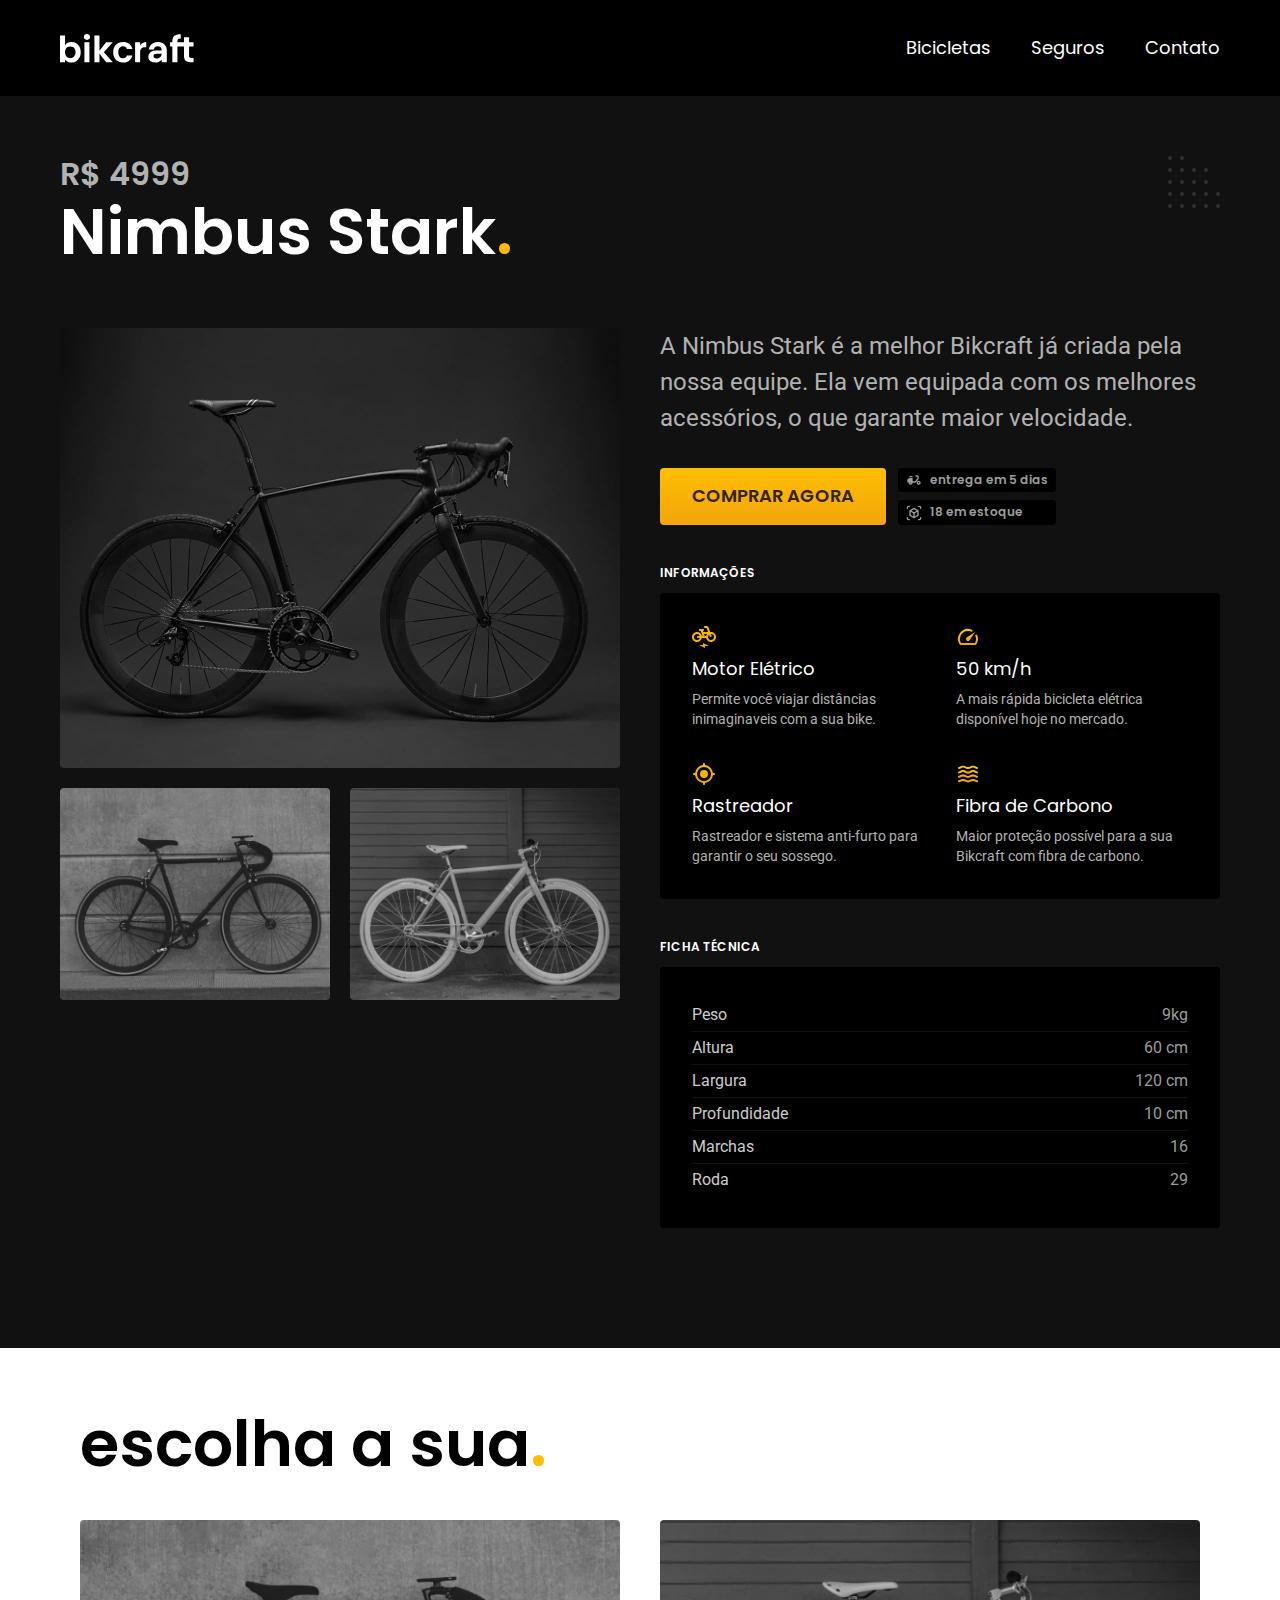
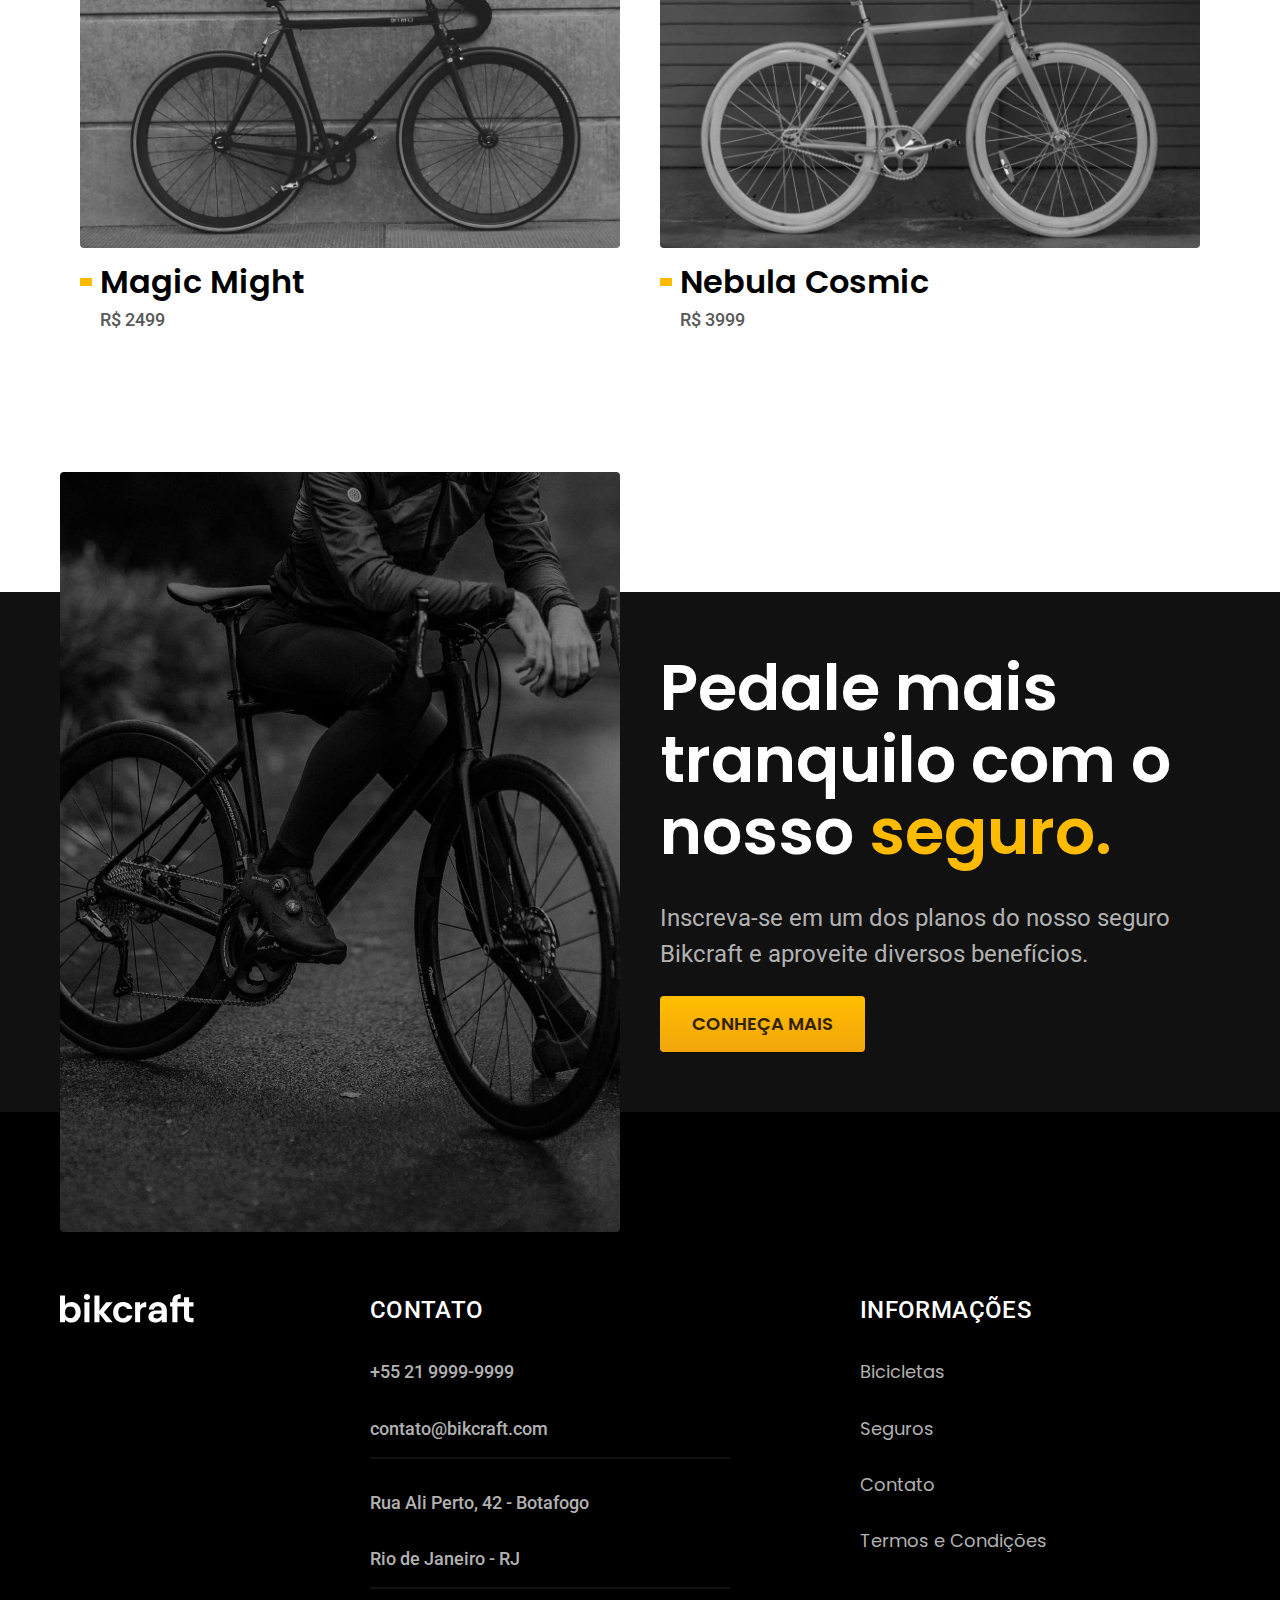
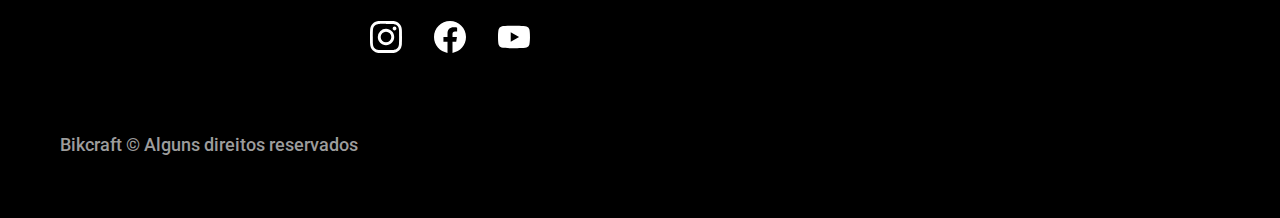
<file: bicicletas/nimbus.html>
<!DOCTYPE html>
<html lang="pt-br">

<head>
  <meta charset="UTF-8">
  <meta name="viewport" content="width=device-width, initial-scale=1.0">
  <meta name="description" content="Termos e condições.">
  <link rel="icon" href="../favicon.svg" type="image/svg+xml">
  <link rel="stylesheet" href="../css/style.min.css">
  <link rel="preconnect" href="https://fonts.googleapis.com">
  <link rel="preconnect" href="https://fonts.gstatic.com" crossorigin>
  <link href="https://fonts.googleapis.com/css2?family=Merriweather:ital,wght@1,900&family=Poppins:wght@400;600&family=Roboto:wght@400;500&display=swap" rel="stylesheet">
  <title>Nimbus Stark | Bikcraft</title>
  <script>document.documentElement, classList.add("js")</script>
  <script>document.documentElement.classList.add('js')</script>
</head>

<body id="bicicleta">
  <header class="header-bg">
    <div class="header container">
      <a href="../"><img src="../img/bikcraft.svg" alt="Bikcraft"></a>
      <nav aria-label="primaria">
        <ul class="header-menu font-1-m cor-0">
          <li><a href="../bicicletas.html">Bicicletas</a></li>
          <li><a href="../seguros.html">Seguros</a></li>
          <li><a href="../contato.html">Contato</a></li>
        </ul>
      </nav>
    </div>
    <script>document.documentElement, classList.add("js")</script>
  </header>

  <main class="titulo-bg">
    <div class="titulo container">
      <p class="font-1-xl cor-5">R$ 4999</p>
      <h1 class="font-1-xxl cor-0">Nimbus Stark<span class="cor-p1">.</span></h1>
    </div>
    <div class="bicicleta container">
      <div class="bicicleta-img">
        <img src="../img/bicicleta/nimbus1.jpg" alt="bike 1">
        <img src="../img/bicicleta/nimbus2.jpg" alt="bike 2">
        <img src="../img/bicicleta/nimbus3.jpg" alt="bike 3">
      </div>
      <div class="bicicleta-conteudo">
        <p class="font-2-l cor-5">A Nimbus Stark é a melhor Bikcraft já criada pela nossa equipe. Ela vem equipada com os melhores acessórios, o que garante maior velocidade.</p>
        <div class="bicicleta-comprar">
          <a class='botao' href="../orcamento.html?tipo=bikcraft&produto=nimbus">comprar agora</a>
          <span class="font-1-xs cor-6"><img src="../img/icones/entrega.svg" alt=""> entrega em 5 dias</span>
          <span class="font-1-xs cor-6"><img src="../img/icones/estoque.svg" alt=""> 18 em estoque</span>

        </div>
        <h2 class="font-1-xs cor-0">Informações</h2>

        <ul class="bicicleta-informacoes">
          <li>
            <img src="../img/icones/eletrica.svg" alt="">
            <h3 class="font-1-m cor-0">Motor Elétrico</h3>
            <p class="font-2-xs cor-5">Permite você viajar distâncias inimaginaveis com a sua bike.</p>
          </li>

          <li>
            <img src="../img/icones/velocidade.svg" alt="">
            <h3 class="font-1-m cor-0">50 km/h</h3>
            <p class="font-2-xs cor-5">A mais rápida bicicleta elétrica disponível hoje no mercado.</p>
          </li>
          <li>
            <img src="../img/icones/rastreador.svg" alt="">
            <h3 class="font-1-m cor-0">Rastreador</h3>
            <p class="font-2-xs cor-5">Rastreador e sistema anti-furto para garantir o seu sossego.</p>
          </li>
          <li>
            <img src="../img/icones/carbono.svg" alt="">
            <h3 class="font-1-m cor-0">Fibra de Carbono</h3>
            <p class="font-2-xs cor-5">Maior proteção possível para a sua Bikcraft com fibra de carbono.</p>
          </li>
        </ul>

        <h2 class="font-1-xs cor-0">Ficha Técnica</h2>
        <ul class="bicicleta-ficha font-2-s cor-4">
          <li>Peso <span>9kg</span></li>
          <li>Altura <span>60 cm</span></li>
          <li>Largura <span>120 cm</span></li>
          <li>Profundidade <span>10 cm</span></li>
          <li>Marchas <span>16</span></li>
          <li>Roda <span>29</span></li>
        </ul>
      </div>
    </div>

  </main>
  <article class="bicicletas-lista container">

    <h2 class="container font-1-xxl">escolha a sua<span class="cor-p1">.</span></h2>
    <ul>
      <li>
        <a href="./magic.html">
          <img src="../img/bicicletas/magic.jpg" alt="bicicleta preta">
          <h3 class="font-1-xl">Magic Might</h3>
          <span class="font-2-m cor-8">R$ 2499</span>
        </a>

      </li>
      <li>
        <a href="./nebula.html">
          <img src="../img/bicicletas/nebula.jpg" alt="bicicleta preta">
          <h3 class="font-1-xl">Nebula Cosmic</h3>
          <span class="font-2-m cor-8">R$ 3999</span>
        </a>

      </li>

    </ul>
  </article>

  <article class="seguro-bg">
    <div class="seguro container">
      <div class="seguro-img">
        <img src="../img/fotos/seguros.jpg" alt="pessoa montada em uma bicicleta">
      </div>
      <div class="seguro-conteudo">
        <h2 class="font-1-xxl cor-0">Pedale mais
          tranquilo com
          o nosso <span class="cor-p1">seguro.</span></h2>
        <p class="font-2-l cor-5">Inscreva-se em um dos planos do nosso seguro Bikcraft e aproveite diversos benefícios.</p>
        <a class="botao" href="../seguros.html">conheça mais</a>
      </div>

    </div>
  </article>

  <footer class="footer-bg">
    <div class="footer container">
      <img src="../img/bikcraft.svg" alt="Bikcraft">
      <div class="footer-contato">
        <h3 class="font-2-l-b cor-0">Contato</h3>
        <ul class="font-2-m cor-5">
          <li><a href="tel:+5571999999999">+55 21 9999-9999</a></li>
          <li><a href="mailto:contato@bikcraft.com">contato@bikcraft.com</a></li>
          <li>Rua Ali Perto, 42 - Botafogo</li>
          <li>Rio de Janeiro - RJ</li>
        </ul>
        <div class="footer-redes">
          <a href="../"><img src="../img/redes/instagram.svg" alt="Instagram"></a>
          <a href="../"><img src="../img/redes/facebook.svg" alt="Facebook"></a>
          <a href="../"><img src="../img/redes/youtube.svg" alt="Youtube"></a>
        </div>
      </div>

      <div class="footer-informacoes">
        <h3 class="font-2-l-b cor-0">Informações</h3>
        <nav>
          <ul class="font-1-m cor-5">
            <li><a href="../bicicletas.html">Bicicletas</a></li>
            <li><a href="../seguros.html">Seguros</a></li>
            <li><a href="../contato.html">Contato</a></li>
            <li><a href="../termos.html">Termos e Condições</a></li>
          </ul>
        </nav>
      </div>

      <p class="footer-copy font-2-m cor-6">Bikcraft &copy; Alguns direitos reservados</p>
    </div>

  </footer>
  <script src="../js/script.js"></script>
</body>

</html>
</file>
<file: css/style.min.css>
body{margin:0;font-family:Arial,Helvetica,sans-serif}blockquote,dd,h1,h2,h3,h4,p,ul{margin:0}ul{padding:0;list-style:none}a{text-decoration:none;color:inherit}img{max-width:100%;display:block}img[src$=".jpg"]{border-radius:4px}.font-1-xxl{font:600 4rem/1.125 Poppins,sans-serif}.font-1-xl{font:600 2rem/1.125 Poppins,sans-serif}.font-1-l{font:400 1.5rem/1.5 Poppins,sans-serif}.font-2-l{font:400 1.5rem/1.5 Roboto,sans-serif}.font-2-l-b{text-transform:uppercase;font:500 1.5rem/1.5 Roboto,sans-serif;letter-spacing:.015em}.font-1-m{font:400 1.125rem/1.35 Poppins,sans-serif}.font-1-m-b{font:600 1.125rem/1.35 Poppins,sans-serif}.font-2-m{font:500 1.125rem/1.35 Roboto,sans-serif}.font-1-s{font:400 1rem/1.5 Poppins,sans-serif}.font-2-s{font:400 1rem/1.5 Roboto,sans-serif}.font-2-xs{font:400 0.875rem/1.45 Roboto,sans-serif}.font-1-xs{font:600 0.75rem/1.35 Poppins,sans-serif}@media (max-width:1200px){.font-1-xxl{font-size:3rem}.font-2-l,.font-2-l-b{font-size:1.125rem}}@media (max-width:800px){.font-1-xxl{font-size:2rem}.font-1-xl,.font-2-xl{font-size:1.5rem}}.header-bg{background-color:var(--cor-12)}.header{display:flex;flex-wrap:wrap;gap:20px;justify-content:space-between;align-items:center;padding:20px 0}.header-menu{display:flex;gap:40px;flex-wrap:wrap}.header-menu a{padding:16px 0;position:relative;display:inline-block}.header-menu a::after{content:"";display:block;height:2px;width:0;background:var(--cor-0);margin-top:4px;transition:.3s;position:absolute}.header-menu a.ativo::after,.header-menu a:hover:after{width:100%}@media (max-width:800px){.header-menu{gap:20px}.header-menu a{background:var(--cor-11);padding:12px 16px;border-radius:4px}.header-menu a:hover{background-color:var(--cor-10)}.header a::after{display:none}}@media (max-width:600px){.header-menu{gap:12px}.header-menu a{padding:8px 12px;font-size:.875rem}}.footer-bg{background-color:var(--cor-12)}.footer{display:grid;grid-template-columns:3fr 5fr 4fr;gap:40px;padding-top:60px;padding-bottom:60px}.footer h3{margin-bottom:32px}.footer-contato ul{margin-bottom:32px}.footer-contato li:nth-child(2n)::after{content:"";display:block;max-width:360px;height:2px;background:var(--cor-11);margin-top:16px}.footer li{margin-bottom:32px}.footer-redes{display:flex;gap:32px}.footer a:hover{color:var(--cor-0)}.footer-copy{grid-column:1/-1;margin-top:40px}@media (max-width:800px){.footer>img{display:none}.footer{grid-template-columns:1fr 1fr}}@media (max-width:600px){.footer{grid-template-columns:1fr;gap:60px}.footer-copy{margin-top:0}}:root{--cor-0:#ffffff;--cor-1:#f7f7f7;--cor-2:#ededed;--cor-3:#dedede;--cor-4:#cccccc;--cor-5:#b2b2b2;--cor-6:#9c9c9c;--cor-7:#717171;--cor-8:#595959;--cor-9:#404040;--cor-10:#2e2e2e;--cor-11:#111111;--cor-12:#000000;--cor-p1:#ffbb00;--cor-p2:#e4a30b;--cor-p3:#a66f00;--cor-p4:#664400;--cor-p5:#332200}.cor-0{color:var(--cor-0)}.cor-1{color:var(--cor-1)}.cor-2{color:var(--cor-1)}.cor-3{color:var(--cor-3)}.cor-4{color:var(--cor-4)}.cor-5{color:var(--cor-5)}.cor-6{color:var(--cor-6)}.cor-7{color:var(--cor-7)}.cor-8{color:var(--cor-8)}.cor-9{color:var(--cor-9)}.cor-10{color:var(--cor-10)}.cor-11{color:var(--cor-11)}.cor-12{color:var(--cor-12)}.cor-p1{color:var(--cor-p1)}.cor-p2{color:var(--cor-p2)}.cor-p3{color:var(--cor-p3)}.cor-p4{color:var(--cor-p4)}.cor-p5{color:var(--cor-p5)}.container{box-sizing:border-box;max-width:1200px;padding-left:20px;padding-right:20px;margin-left:auto;margin-right:auto}.botao{display:inline-block;padding:16px 32px;background:linear-gradient(#ffbf00,#f2a50c);border-radius:4px;box-shadow:0 1px 2px rgba(0,0,0,.1);text-transform:uppercase;color:var(--cor-p5);font:600 1.125rem/1.35 Poppins,sans-serif;max-width:max-content;border:none;cursor:pointer}.botao:hover{background:linear-gradient(#ffb60d,#e59317)}.botao.secundario{background:var(--cor-10);color:var(--cor-2)}.botao.secundario:hover{background:var(--cor-9)}.botao.seta{display:flex;align-items:center}.botao.seta::after{content:"";display:inline-block;width:18px;height:10px;margin-left:12px;background:url("../img/icones/seta.svg");transition:transform .3s}.botao.seta:hover:after{transform:translateX(4px)}@media (max-width:600px){.botao{padding:12px 16px;font-size:1rem}}.link{display:inline-block;color:var(--cor-p1);font:500 1.5rem/1.5 Poppins,sans-serif;transition:color .3s}.link::after{content:"";display:block;width:100%;height:4px;background-color:currentColor}.link:hover{color:var(--cor-0)}.titulo-bg{padding-top:60px;padding-bottom:60px;background-color:var(--cor-11)}.titulo p{margin-bottom:4px}.titulo{background:url("../img/dec/top-right.svg") no-repeat top right 20px}@media (max-width:800px){.titulo{padding-top:40px;padding-bottom:40px}.titulo p{font-size:1rem;text-transform:lowercase;font-weight:400}}.form{display:grid;grid-template-columns:1fr 1fr;gap:20px}.form label{display:block;font:500 1rem/1.5 Poppins,sans-serif;margin-bottom:4px}.form .col-2{grid-column:span 2}.form input[type=email],.form input[type=text],.form textarea{font:400 1rem/1.5 Roboto,sans-serif;background:var(--cor-1);border:1px solid var(--cor-2);border-radius:4px;padding:12px;width:100%;box-sizing:border-box}.form input[type=email]:focus,.form input[type=text]:focus,.form textarea:focus{outline:0;border:1px solid var(--cor-p1);background:var(--cor-0);box-shadow:0 0 0 2px #fea}@media (max-width:600px){.form{grid-template-columns:1fr}.form .col-2{grid-column:1}}.js .fadeInDown{transform:translate3d(0,-20px,0)}.js .fadeInUp{transform:translate3d(0,20px,0)}.js .fadeInRight{transform:translate3d(20px,0,0)}.js .fadeInLeft{transform:translate3d(-20px,0,0)}.js [data-anime]{opacity:0}.js .anime{opacity:1;transform:none;transition:transform .8s,opacity .8s}.introducao-bg{background:var(--cor-12) url("../img/dec/bottom-left.svg") no-repeat bottom 160px left;color:var(--cor-0);box-shadow:inset 0 -120px var(--cor-0)}.introducao{display:grid;grid-template-columns:1fr 1fr;gap:0 40px}.introducao-conteudo{align-self:end;padding-bottom:200px}.introducao img{width:100%;height:100%;object-fit:cover;border-radius:4px}.introducao h1{margin-bottom:32px}.introducao p{margin-bottom:20px;color:var(--cor-5)}@media (max-width:800px){.introducao-bg{background:var(--cor-11);padding-top:40px;box-shadow:inset 0 -60px var(--cor-0)}.introducao{grid-template-columns:1fr;gap:32px}.introducao-conteudo{padding-bottom:0}.introducao h1{font-size:2rem;margin-bottom:16px}.introducao img{height:300px;width:100%}}.tecnologia-bg{background-color:var(--cor-11);box-shadow:inset 0 80px var(--cor-0),inset 0 -80px var(--cor-0)}.tecnologia-conteudo{padding-top:160px;padding-bottom:160px}.tecnologia-conteudo>span{display:block;margin-bottom:20px}.tecnologia-conteudo h2{margin-bottom:32px}.tecnologia-conteudo>p{margin-bottom:20px}.tecnologia{display:grid;grid-template-columns:1fr 1fr;gap:40px}.tecnologia a{margin-bottom:80px}.tecnologia-img img{width:100%;height:100%;object-fit:cover;object-position:left}.tecnologia-vantagens{display:flex;gap:40px}.tecnologia-vantagens img{margin-bottom:8px;width:24px}.tecnologia-vantagens h3{margin-bottom:8px;width:max-content}@media (max-width:800px){.tecnologia-bg{box-shadow:initial}.tecnologia{grid-template-columns:1fr}.tecnologia-conteudo{padding-top:60px;padding-bottom:60px}.tecnologia-img{display:none}.tecnologia a{margin-bottom:60px}}@media (max-width:800px){.tecnologia-vantagens{flex-direction:column}}.parceiros{padding-top:60px;padding-bottom:120px}.parceiros h2{margin-bottom:60px}.parceiros ul{padding:0 20px;display:grid;grid-template-columns:repeat(4,1fr);max-width:1400px;margin:0 auto}.parceiros li{display:flex;padding:32px;border-left:2px solid var(--cor-2)}.parceiros img{margin:auto}.parceiros li:first-child,.parceiros li:nth-child(5){border-left:none}.parceiros li:nth-child(n+5){border-top:2px solid var(--cor-2)}@media (max-width:800px){.parceiros{padding-bottom:60px}.parceiros h2{margin-bottom:20px}.parceiros ul{grid-template-columns:repeat(2,1fr)}.parceiros li{display:flex;padding:20px}.parceiros li:nth-child(n+3){border-top:2px solid var(--cor-2)}.parceiros li:nth-child(odd){border-left:none}}.depoimento{display:grid;grid-template-columns:1fr 1fr;background-color:var(--cor-p1);overflow:hidden}.depoimento-img img{height:100%;width:100%;object-fit:cover;border-radius:initial}.depoimento-conteudo{padding:40px 40px 80px 80px;align-self:end;background:url("../img/dec/bottom-right-p.svg") no-repeat bottom 40px right 40px}.depoimento-conteudo p{max-width:32ch;font-family:Merriweather,serif;font-style:italic;font-weight:900;margin-bottom:32px;position:relative}.depoimento p::after,.depoimento p::before{font-size:5rem;color:var(--cor-p2);position:absolute}.depoimento p::before{content:"“";left:-48px;top:-27px}.depoimento p::after{content:"”";right:-27px;bottom:-65px}@media (min-width:1200px){.depoimento-img img{max-height:520px}}@media (max-width:800px){.depoimento{grid-template-columns:1fr;text-align:center}.depoimento-img img{max-height:200px}.depoimento-conteudo{padding:40px 20px;justify-self:center}}.bicicletas-lista{padding-top:60px;padding-bottom:120px}.bicicletas-lista h2{margin-bottom:40px}.bicicletas-lista ul{display:flex;gap:40px;padding:0 20px 20px 20px;max-width:1400px;margin-left:auto;margin-right:auto;overflow-x:auto}.bicicletas-lista li{flex:1;min-width:280px}.bicicletas-lista a{display:block}.bicicletas-lista img{margin-bottom:16px}.bicicletas-lista h3{margin-bottom:8px;display:flex;align-items:center}.bicicletas-lista h3::before{content:"";display:inline-block;height:8px;width:12px;background-color:var(--cor-p1);margin-right:8px;transition:width .3s}.bicicletas-lista a:hover h3::before{width:24px}.bicicletas-lista li span{padding-left:20px}@media (max-width:800px){.bicicletas-lista{padding-top:60px;padding-bottom:60px}.bicicletas-lista ul{gap:20px}}.bicicletas-bg{background:linear-gradient(to right,var(--cor-0) 20%,var(--cor-11) 0)}.bicicletas{display:grid;grid-template-columns:1fr 1fr;gap:40px;padding-top:60px;padding-bottom:60px;background:url("../img/dec/top-right.svg") no-repeat top 40px right 20px}.bicicletas-img{display:grid}.bicicletas-img img{grid-area:1/1}.bicicletas-img span{grid-area:1/1;place-self:start end;margin-top:20px;display:inline-block;background:var(--cor-12);padding:8px 16px 8px 8px;border-radius:4px 0 0 4px}.bicicletas-conteudo{display:grid;grid-template-columns:1fr auto;align-content:start}.bicicletas-conteudo h2,.bicicletas-conteudo p{grid-column:1/-1}.bicicletas-conteudo h2{margin-bottom:20px}.bicicletas-conteudo h2::before{content:"";display:block;width:12px;height:8px;background-color:var(--cor-p1);margin-bottom:8px}.bicicletas-conteudo p{margin-bottom:32px}.bicicletas-conteudo a{place-self:end}.bicicletas-conteudo li{display:flex;align-items:center}.bicicletas-conteudo li+li{margin-top:16px}.bicicletas-conteudo img{width:24px;margin-right:8px}@media (max-width:800px){.bicicletas-bg{background:var(--cor-11)}.bicicletas{grid-template-columns:1fr;gap:20px;padding-top:40px;padding-bottom:40px}}@media (max-width:600px){.bicicletas-conteudo{grid-template-columns:1fr}.bicicletas-conteudo ul{font-size:1rem;display:grid;grid-template-columns:1fr 1fr;margin-bottom:32px}.bicicletas-conteudo a{place-self:start}}.bicicleta{display:grid;grid-template-columns:1fr 1fr;align-items:start;gap:40px;padding-top:60px;padding-bottom:60px}#nimbus .titulo p{text-transform:uppercase}.bicicleta-img{display:flex;flex-wrap:wrap;gap:20px}.bicicleta-img img{flex:1;min-width:200px}.bicicleta-img img:first-child{min-width:100%}.bicicleta-conteudo>p{margin-bottom:32px}.bicicleta-comprar{display:grid;grid-template-columns:max-content auto;align-items:center;justify-content:start;gap:8px 12px;margin-bottom:40px}.bicicleta-comprar a{grid-row:span 2}.bicicleta-comprar span{display:flex;align-items:center;background-color:var(--cor-12);padding:4px 8px;border-radius:4px;gap:8px}.bicicleta-conteudo h2{text-transform:uppercase;letter-spacing:.015em;margin-bottom:12px}.bicicleta-ficha,.bicicleta-informacoes{padding:32px;background-color:var(--cor-12);border-radius:4px}.bicicleta-informacoes{display:grid;grid-template-columns:1fr 1fr;margin-bottom:40px;gap:32px}.bicicleta-informacoes img{width:24px;margin-bottom:8px}.bicicleta-informacoes h3{margin-bottom:8px}.bicicleta-ficha li{display:flex;justify-content:space-between;padding:4px 0;border-bottom:1px solid var(--cor-11)}.bicicleta-ficha li:last-child{border:none}.bicicleta-ficha span{color:var(--cor-6)}@media (max-width:800px){.bicicleta{grid-template-columns:1fr;padding-top:60px;padding-bottom:60px}.bicicleta-img{grid-row:2}}@media (max-width:400px){.bicicleta-comprar,.bicicleta-informacoes{grid-template-columns:1fr}}.seguro-bg{background-color:var(--cor-11);box-shadow:inset 0 120px var(--cor-0),inset 0 -120px var(--cor-12)}.seguro{display:grid;grid-template-columns:1fr 1fr;gap:40px}.seguro-conteudo{padding-top:180px;padding-bottom:180px}.seguro-img img{width:100%;height:100%;object-fit:cover}.seguro h2{margin-bottom:32px}.seguro p{margin-bottom:24px}@media (max-width:800px){.seguro-bg{box-shadow:inset 0 -60px var(--cor-12)}.seguro{grid-template-columns:1fr;gap:20px}.seguro-img img{height:300px}.seguro-conteudo{padding-top:40px;padding-bottom:0;grid-row:1}}.seguros-bg{background-color:var(--cor-11)}.seguros{padding-top:60px;padding-bottom:60px;display:grid;grid-template-columns:1fr 1fr;gap:40px;align-items:center}#seguros .seguros{padding-top:0}.seguros h2{grid-column:1/-1}.seguros-item{background-color:var(--cor-12);padding:32px 32px 32px 60px;border-radius:4px;display:grid;grid-template-columns:1fr auto}.seguros-item h3{margin-bottom:40px}.seguros-item span{grid-column:2;display:block;text-align:right}.seguros-item ul{grid-column:1/-1;margin-bottom:32px}.seguros-item li{display:flex;align-items:center;position:relative}.seguros-item li+li{margin-top:20px}.seguros-item li::before{content:"";display:inline-block;width:13px;height:9px;background-image:url("../img/icones/lista.svg");position:absolute;left:-21px}.seguros-item a{grid-column:1/-1}@media (max-width:800px){.seguros{grid-template-columns:1fr}}.vantagens-bg{background:var(--cor-12)}.vantagens{padding-top:120px;padding-bottom:120px}.vantagens h2{margin-bottom:60px}.vantagens ul{display:grid;grid-template-columns:repeat(auto-fit,minmax(280px,max-content));gap:40px 80px}.vantagens h3,.vantagens img{margin-bottom:8px}@media (max-width:800px){.vantagens{padding-top:60px;padding-bottom:60px}.vantagens h2{margin-bottom:40px}.vantagens ul{gap:40px 40px}}.perguntas{padding-top:120px;padding-bottom:120px}.perguntas h2{margin-bottom:60px}.perguntas dl>div{padding:20px;border-radius:4px}.perguntas dl>div:nth-child(odd){background-color:var(--cor-1)}.perguntas button{display:grid;grid-template-columns:auto 1fr auto;align-items:center;gap:8px;cursor:pointer;background:0 0;border:none;width:100%;text-align:left}.perguntas button::before{content:"";display:inline-block;width:12px;height:8px;background-color:var(--cor-p1)}.perguntas button::after{content:"";display:inline-block;width:14px;height:6px;background:url("../img/icones/seta-abrir.svg");transition:.3s}.perguntas button:hover::after,.perguntas button[aria-expanded=true]::after{transform:rotate(180deg)}.js .perguntas dd{display:none}.js .perguntas dd.ativa{display:block}.perguntas dd{padding-left:20px;padding-top:16px;max-width:80ch}@media (max-width:800px){.perguntas{padding-top:60px;padding-bottom:60px}.perguntas h2{margin-bottom:40px}}.termos{padding-top:80px;padding-bottom:80px}.termos h2{font-weight:600;margin-bottom:20px}.termos p+h2{margin-top:40px}.termos p{margin-bottom:24px;max-width:75ch}#contato{background:linear-gradient(var(--cor-11) 650px,var(--cor-1) 0)}.contato{display:grid;grid-template-columns:5fr 7fr}.contato-dados,.contato-formulario{padding:60px;box-shadow:0 1px 2px rgba(0,0,0,.1)}.contato-dados{border-radius:4px 0 0 4px;background:var(--cor-12) url("../img/dec/bottom-left.svg") no-repeat bottom 20px left 20px}.contato-formulario{border-radius:0 4px 4px 0;background:var(--cor-0) url("../img/dec/bottom-right.svg") no-repeat bottom 20px right 20px}.contato-dados h2{margin-bottom:60px}.contato-info{margin-bottom:32px;padding-left:28px;background:url("../img/icones/local.svg") no-repeat 0 2px}.contato-info p{margin-bottom:8px}.contato-meios a{display:block;max-width:max-content;margin-bottom:8px;padding-left:28px}.contato-meios a:first-child{background:url("../img/icones/email.svg") no-repeat 0 2px}.contato-meios a:hover{color:var(--cor-0)}.contato-meios a:nth-child(2){margin-bottom:32px}.contato-meios a:nth-child(3){background:url("../img/icones/telefone.svg") no-repeat 0 2px;margin-bottom:60px}.contato-redes{display:flex;gap:32px;padding-left:28px}@media (max-width:800px){.contato{grid-template-columns:1fr}.contato-dados,.contato-formulario{padding:20px}.contato-dados{border-radius:4px 4px 0 0;background:var(--cor-12)}.contato-formulario{border-radius:0 0 4px 4px}.contato-dados h2,.contato-meios a:nth-child(3){margin-bottom:32px}.contato-redes{margin-bottom:12px}}.lojas{display:grid;gap:0 40px;grid-template-columns:1fr 1fr;padding-top:120px;padding-bottom:120px}.lojas-item{background-color:var(--cor-0);border-radius:4px;box-shadow:0 1px 2px rgba(0,0,0,.1)}.lojas-item img{border-radius:4px 4px 0 0}.lojas h2{grid-column:1/-1;margin-bottom:60px}.lojas-conteudo{display:grid;grid-template-columns:1fr 1fr;gap:32px 16px;padding:32px}.lojas-conteudo h3,.lojas-tempo{grid-column:1/-1}.lojas-dados{display:grid;gap:8px;border-left:2px solid var(--cor-2);padding-left:12px}.lojas-tempo{display:flex;align-items:center;gap:8px}@media (max-width:800px){.lojas{gap:20px;padding-top:60px;padding-bottom:60px}.lojas h2{margin-bottom:32px}.lojas-conteudo{grid-template-columns:1fr}}@media (max-width:600px){.lojas{grid-template-columns:1fr}}#orcamento{background:linear-gradient(var(--cor-11) 650px,var(--cor-1) 0)}.orcamento{display:grid;grid-template-columns:5fr 7fr;padding-bottom:120px}.orcamento h2{text-transform:uppercase;position:relative;display:flex;align-items:center}.orcamento h2::before{content:"";display:inline-block;width:4px;height:8px;background-color:var(--cor-p1);position:absolute;left:-12px}.orcamento-dados,.orcamento-produto{padding:60px;box-shadow:0 1px 2px rgba(0,0,0,.1)}.orcamento-produto{border-radius:4px 0 0 4px;background:var(--cor-12) url("../img/dec/bottom-left.svg") no-repeat bottom 20px left 20px;display:grid;grid-template-columns:1fr 1fr;gap:20px;align-content:start}.orcamento-produto>*{grid-column:1/-1}.orcamento-produto>label{grid-column:initial}.orcamento-produto label{font:500 1rem/1.5 Poppins,sans-serif;color:var(--cor-4);background-color:var(--cor-10);padding:12px 16px;border-radius:4px;cursor:pointer;display:grid;grid-template-columns:auto 1fr auto;align-items:center}.orcamento-produto label:hover{background-color:var(--cor-9)}.orcamento-produto label::before{content:"";display:inline-block;box-sizing:border-box;width:12px;height:12px;border:1px solid var(--cor-6);border-radius:50%;margin-right:8px}.orcamento-produto input:checked+label::before{border-color:var(--cor-7);box-shadow:inset 0 0 0 3px var(--cor-0),inset 0 0 0 6px var(--cor-7)}.orcamento-produto label span{display:none}.orcamento-produto input:checked+label span{display:inline-block}.orcamento-produto input[type=radio]{opacity:0;position:absolute;pointer-events:none}.orcamento-produto input:checked+label{background-color:var(--cor-0);color:var(--cor-11)}.orcamento-dados{background:var(--cor-0) url("../img/dec/bottom-right.svg") no-repeat bottom 20px right 20px;border-radius:0 4px 4px 0}.orcamento-conteudo{display:none}.orcamento-conteudo h2,.orcamento-dados h2:nth-of-type(n+2){margin-top:20px}#bikcraft:checked~#orcamento-bikcraft,#seguro:checked~#orcamento-seguro{display:grid;gap:20px}.orcamento-detalhes{background-color:var(--cor-0);padding:20px;grid-template-columns:1fr 1fr;border-radius:4px;align-items:center;display:none}.orcamento-detalhes li{display:flex;margin-bottom:8px;align-items:center}.orcamento-detalhes li img{width:16px;margin-right:8px}.dados-condicoes label{display:flex}.dados-condicoes a{text-decoration:underline;margin-left:.5ch}.dados-condicoes input{opacity:0;position:absolute;pointer-events:none}.dados-condicoes label::before{content:"";display:inline-block;box-sizing:border-box;width:24px;height:24px;border:1px solid var(--cor-3);border-radius:4px;margin-right:8px;background-color:var(--cor-1)}.dados-condicoes input:checked+label::before{box-shadow:inset 0 0 0 3px var(--cor-0),inset 0 0 0 12px var(--cor-7)}.orcamento-produto input:checked+label+.orcamento-detalhes{display:grid}@media (max-width:1200px){.orcamento-detalhes,.orcamento-produto{padding:32px}}@media (max-width:800px){.orcamento{grid-template-columns:1fr}.orcamento-produto{border-radius:4px 4px 0 0;background:var(--cor-12)}.orcamento-dados{border-radius:0 0 4px 4px}}@media (max-width:600px){.dados-condicoes label{flex-direction:column}}@media (max-width:400px){.orcamento-produto{grid-template-columns:1fr}.orcamento-detalhes{grid-template-columns:1fr}}
</file>
